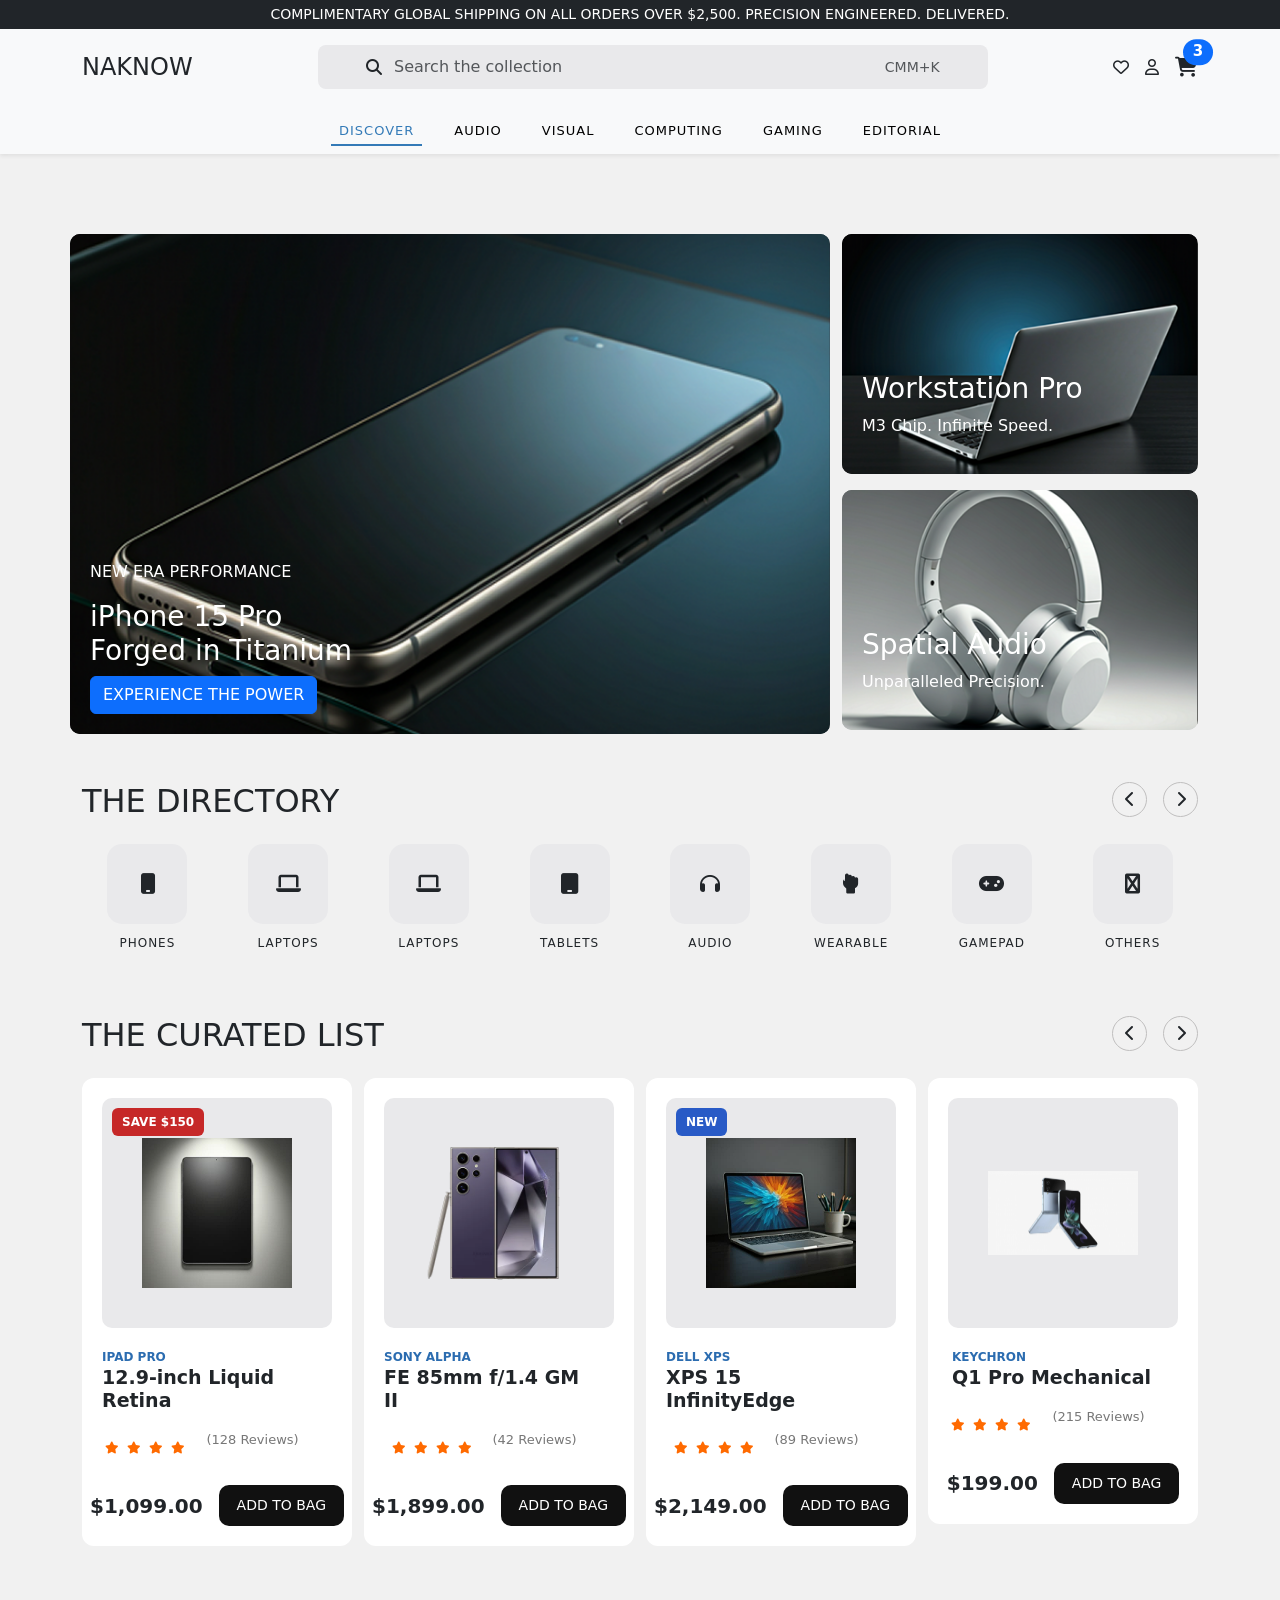
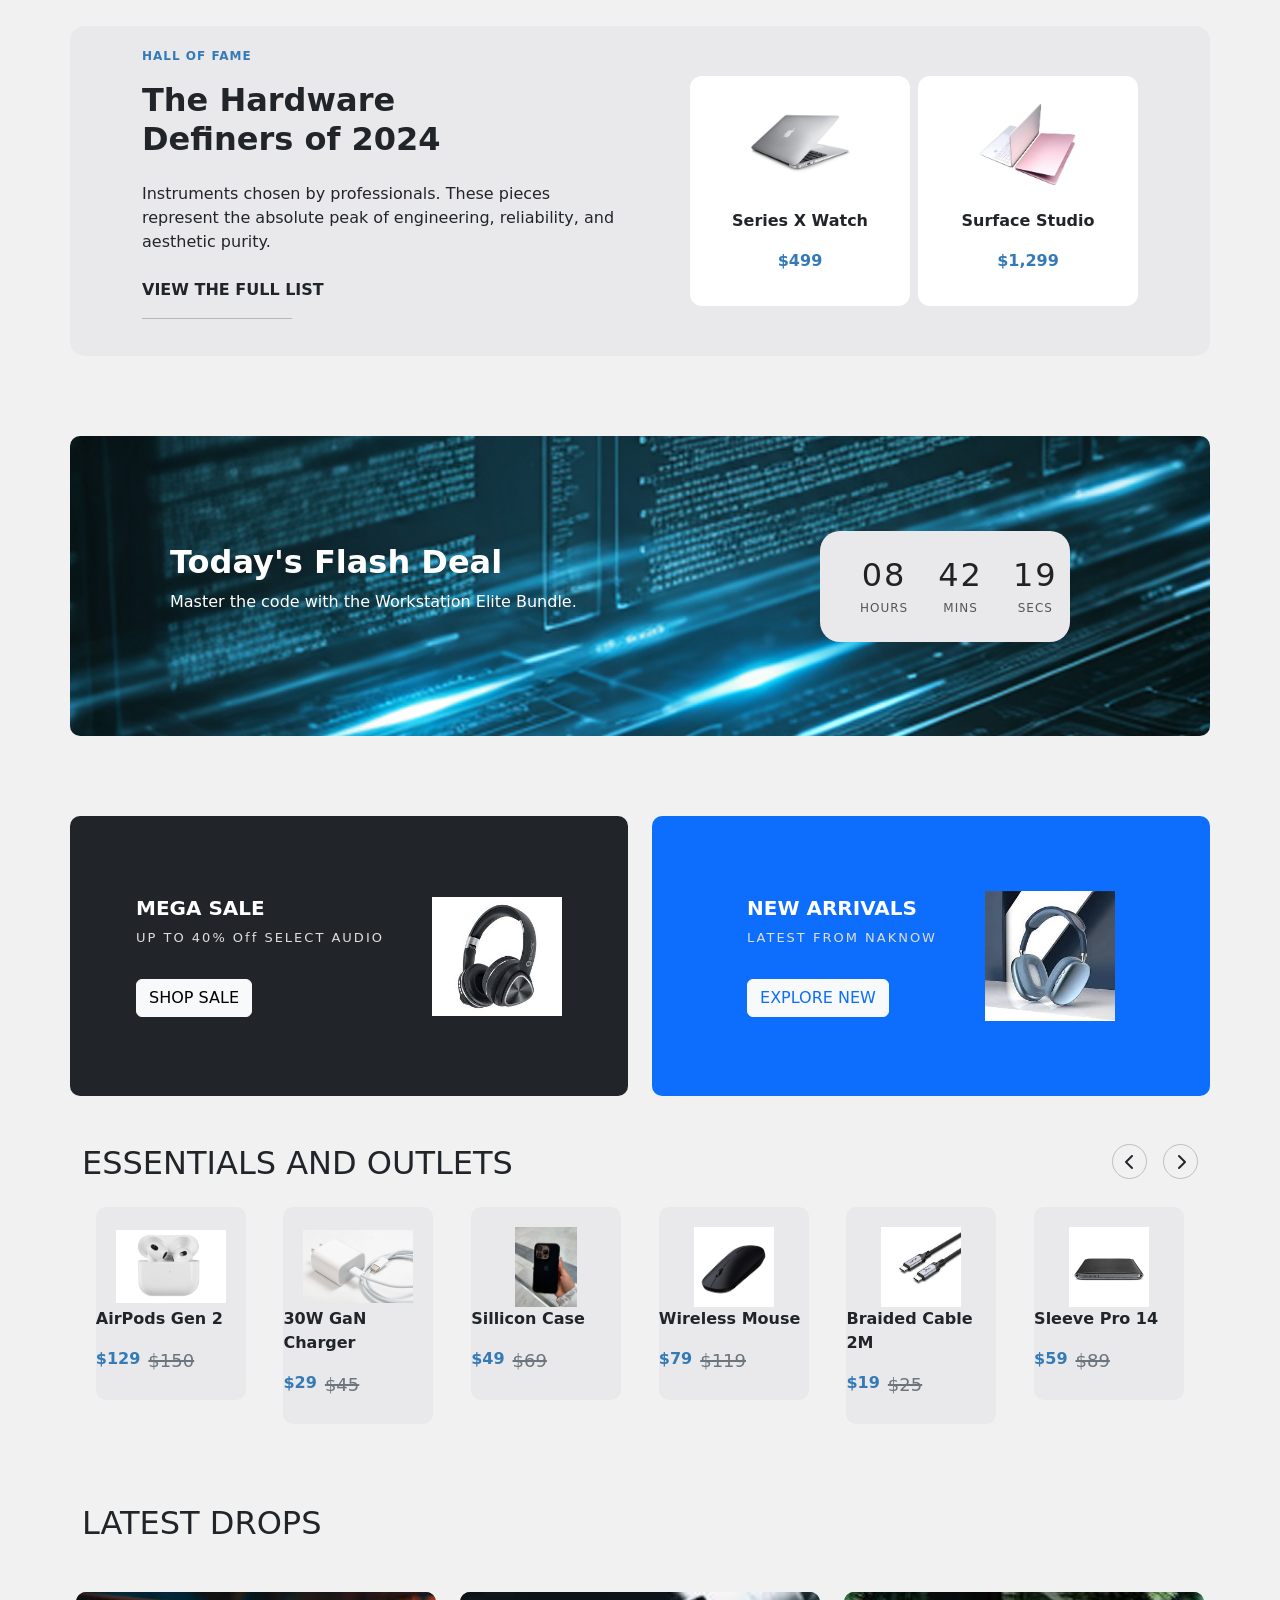
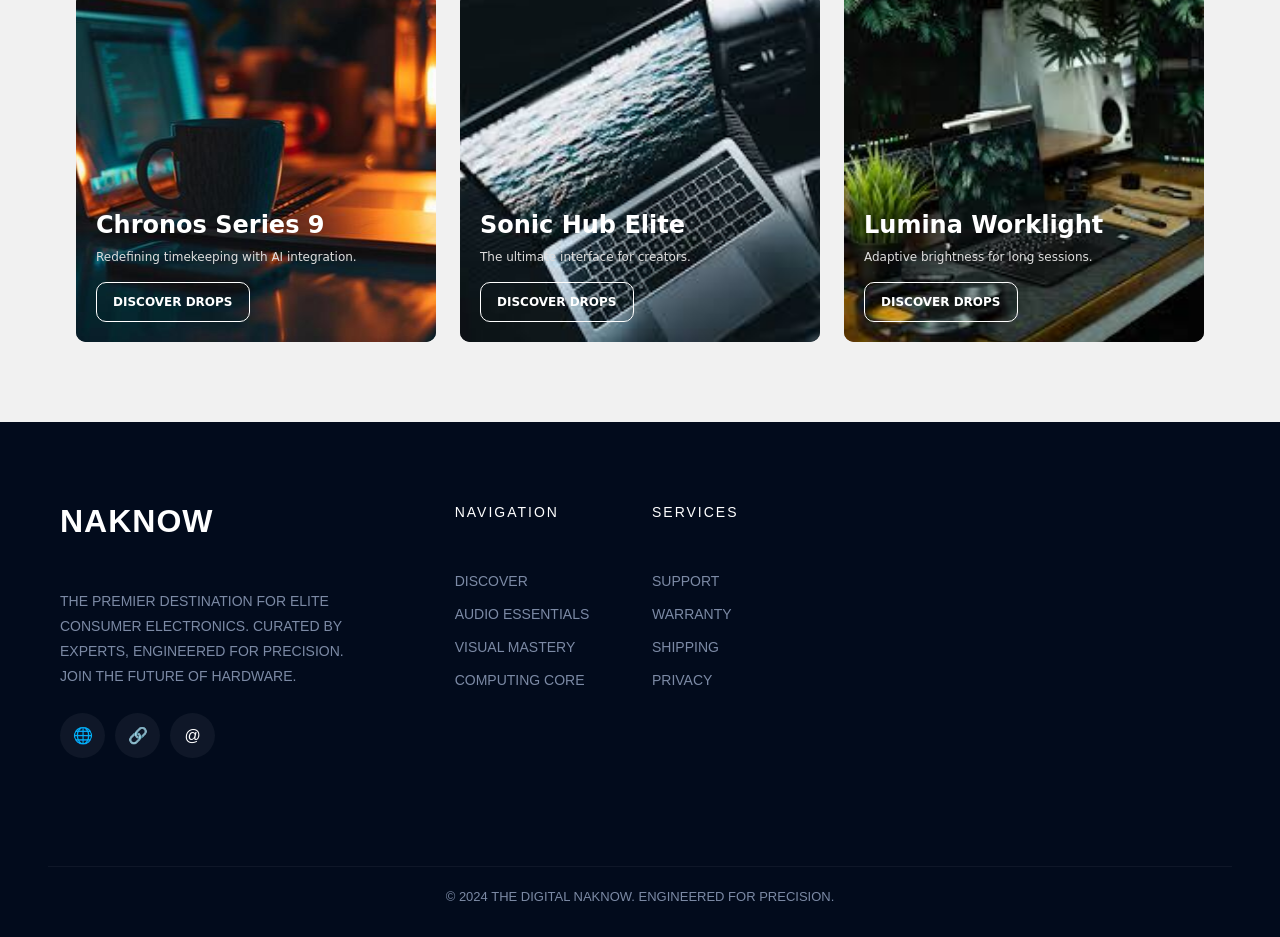
<file: index.html>
<!doctype html>
<html lang="en">
  <head>
    <meta charset="UTF-8" />
    <meta name="viewport" content="width=device-width, initial-scale=1.0" />
    <link
      rel="stylesheet"
      href="https://cdnjs.cloudflare.com/ajax/libs/font-awesome/6.5.0/css/all.min.css"
    />
    <link
      href="https://cdn.jsdelivr.net/npm/bootstrap@5.3.2/dist/css/bootstrap.min.css"
      rel="stylesheet"
    />
    <script src="https://cdn.jsdelivr.net/npm/bootstrap@5.3.2/dist/js/bootstrap.bundle.min.js"></script>
    <link
      rel="stylesheet"
      href="https://cdn.jsdelivr.net/npm/swiper@11/swiper-bundle.min.css"
    />
    <script src="https://cdn.jsdelivr.net/npm/swiper@11/swiper-bundle.min.js"></script>
    <link rel="stylesheet" href="style.css" />
    <title>Document</title>
  </head>
  <body>
    <!-- Top bar -->
    <div class="bg-dark text-white text-center py-1 small" id="top-bar">
      COMPLIMENTARY GLOBAL SHIPPING ON ALL ORDERS OVER $2,500. PRECISION
      ENGINEERED. DELIVERED.
    </div>
    <!-- main header -->
    <div class="container-fluid bg-light py-3">
  <div class="container">

    <!-- Row 1: Logo (left) | Icons + Toggler (right) -->
    <div class="d-flex justify-content-between align-items-center">
      <h4 class="mb-0">NAKNOW</h4>

      <!-- Desktop search (hidden on mobile) -->
      <div class="input-div d-none d-md-flex align-items-center justify-content-between border-0 px-5 py-1 gap-3 rounded-3">
        <div class="d-flex align-items-center w-100">
          <i class="fa fa-search"></i>
          <input type="text" placeholder="Search the collection"
                 class="form-control border-0 shadow-none bg-transparent"/>
        </div>
        <span class="text-muted small">CMM+K</span>
      </div>

      <!-- Icons + Toggler — always visible -->
      <div class="d-flex align-items-center gap-3">
        <i class="fa-regular fa-heart"></i>
        <i class="fa-regular fa-user"></i>
        <a href="#" class="text-dark fs-5 position-relative">
          <i class="fa fa-shopping-cart"></i>
          <span class="position-absolute top-0 start-100 translate-middle badge bg-primary rounded-pill">3</span>
        </a>
        <!-- Toggler only on mobile -->
        <button class="custom-toggler d-md-none" type="button"
        data-bs-toggle="collapse" data-bs-target="#mainNavbar"
        aria-controls="mainNavbar" aria-expanded="false" aria-label="Toggle navigation">
  <span></span>
  <span></span>
  <span></span>
</button>
      </div>
    </div>

    <!-- Row 2: Search only on mobile -->
    <div class="d-flex d-md-none mt-2">
      <div class="input-div w-100 d-flex align-items-center border-0 px-3 py-1 gap-3 rounded-3">
        <i class="fa fa-search"></i>
        <input type="text" placeholder="Search the collection"
               class="form-control border-0 shadow-none bg-transparent"/>
        <span class="text-muted small">⌘K</span>
      </div>
    </div>

  </div>
</div>
    <!-- navbar menu -->
    <nav class="navbar navbar-expand-lg navbar-light bg-light shadow-sm">
      <div class="container">
        <div class="collapse navbar-collapse justify-content-center" id="mainNavbar">
          <ul class="navbar-nav gap-4 mx-auto text-center">
            <li class="nav-item">
              <a class="nav-link active" href="#">DISCOVER</a>
            </li>
            <li class="nav-item"><a class="nav-link" href="index2.html">AUDIO</a></li>
            <li class="nav-item"><a class="nav-link" href="#">VISUAL</a></li>
            <li class="nav-item"><a class="nav-link" href="#">COMPUTING</a></li>
            <li class="nav-item"><a class="nav-link" href="#">GAMING</a></li>
            <li class="nav-item"><a class="nav-link" href="#">EDITORIAL</a></li>
          </ul>
        </div>
      </div>
    </nav>
    <!-- section 1 -->
    <div class="container sect-1-parent">
      <div class="row">
        <div class="col-8 left-box">
          <div class="content">
            <p>NEW ERA PERFORMANCE</p>
            <h3>
              iPhone 15 Pro<br />
              Forged in Titanium
            </h3>
            <button class="btn btn-primary">EXPERIENCE THE POWER</button>
          </div>
        </div>
        <div class="col-4">
          <div class="right-top">
            <div class="content">
              <h3>Workstation Pro</h3>
              <p>M3 Chip. Infinite Speed.</p>
            </div>
          </div>
          <div class="right-bottom mt-3">
            <div class="content">
              <h3>Spatial Audio</h3>
              <p>Unparalleled Precision.</p>
            </div>
          </div>
        </div>
      </div>
    </div>
    <!-- section 2 -->
     <div class="container d-flex justify-content-between mt-5">
          <h2>THE DIRECTORY</h2>
          <div class="d-flex gap-3 text-center justify-content-center ">
            <div class="button-left"><i class="fa fa-chevron-left" aria-hidden="true"></i></div>
            <div class="button-right"><i class="fa fa-chevron-right" aria-hidden="true"></i></div>
            </div>
      </div>
    <section class="container mt-3" id="directory">
      <div class="swiper mySwiper">
        <div class="swiper-wrapper sect-1-swiper">
          <div class="swiper-slide">
            <div class="card hover">
              <i class="fa fa-mobile"></i>
            </div>
            <p>PHONES</p>
          </div>
          <div class="swiper-slide">
            <div class="card">
              <i class="fa fa-laptop"></i>
            </div>
            <p>LAPTOPS</p>
          </div>
          <div class="swiper-slide">
            <div class="card">
              <i class="fa fa-laptop"></i>
            </div>
            <p>LAPTOPS</p>
          </div>
          <div class="swiper-slide">
            <div class="card">
              <i class="fa fa-tablet"></i>
            </div>
            <p>TABLETS</p>
          </div>
          <div class="swiper-slide">
            <div class="card">
              <i class="fa fa-headphones"></i>
            </div>
            <p>AUDIO</p>
          </div>
          <div class="swiper-slide">
            <div class="card">
              <i class="fa fa-hand-rock"></i>
            </div>
            <p>WEARABLE</p>
          </div>
          <div class="swiper-slide">
            <div class="card">
              <i class="fa fa-gamepad"></i>
            </div>
            <p>GAMEPAD</p>
          </div>
          <div class="swiper-slide">
            <div class="card">
              <i class="fa fa-gg-circle"></i>
            </div>
            <p>OTHERS</p>
          </div>
          <div class="swiper-slide">
            <div class="card">
              <i class="fa fa-tablet"></i>
            </div>
            <p>ACCESSORIES</p>
          </div>
        </div>
      </div>
    </section>
    <!-- section 3 -->
     <div class="container d-flex justify-content-between mt-5">
          <h2>THE CURATED LIST</h2>
          <div class="d-flex gap-3 text-center justify-content-center ">
            <div class="button-left-2"><i class="fa fa-chevron-left" aria-hidden="true"></i></div>
            <div class="button-right-2"><i class="fa fa-chevron-right" aria-hidden="true"></i></div>
            </div>
      </div>
    <section class="container mt-3" id="directory">
      <div class="swiper swiper2">
        <div class="swiper-wrapper">
          <div class="swiper-slide sect-3-swiper">
            <div class="card3 hover sect-3-cards">
          <div class="sect-3-nested">
            <span class="badge-save">SAVE $150</span>
            <img src="images/sect-3-img1.png" alt="" class="sect-3-img">
          </div>
          <div class="sect-3-content">
            <p>IPAD PRO</p>
            <h4>12.9-inch Liquid Retina</h4>
          </div>
          <div class="d-flex gap-2 align-items-center stars ">
            <i class="fa fa-star"></i>
            <i class="fa fa-star"></i>
            <i class="fa fa-star"></i>
            <i class="fa fa-star"></i>
            <i class="fa fa-star-half-o"></i>
            <p class="review">(128 Reviews)</p>
          </div>
          <div class="price-btn d-flex justify-content-between align-items-center gap-3">
            <h3>$1,099.00</h3>
            <button>ADD TO BAG</button>
          </div>
        </div>
          </div>
        <div class="swiper-slide sect-3-swiper">
            <div class="card3 hover sect-3-cards">
          <div class="sect-3-nested">
          <img src="images/sect-3-img2.webp" alt="" class="sect-3-img">
          </div>
          <div class="sect-3-content">
            <p>SONY ALPHA</p>
            <h4>FE 85mm f/1.4 GM II</h4>
          </div>
          <div class="d-flex gap-2 align-items-center stars ">
            <i class="fa fa-star"></i>
            <i class="fa fa-star"></i>
            <i class="fa fa-star"></i>
            <i class="fa fa-star"></i>
            <i class="fa fa-star-half-o"></i>
            <p class="review">(42 Reviews)</p>
          </div>
          <div class="price-btn d-flex justify-content-between align-items-center gap-3">
            <h3>$1,899.00</h3>
            <button>ADD TO BAG</button>
          </div>
        </div>
          </div>
          <div class="swiper-slide sect-3-swiper">
            <div class="card3 hover sect-3-cards">
          <div class="sect-3-nested">
            <span class="badge-new">NEW</span>
            <img src="images/sect-3-img3.png" alt="" class="sect-3-img">
          </div>
          <div class="sect-3-content">
            <p>DELL XPS</p>
            <h4>XPS 15 InfinityEdge</h4>
          </div>
          <div class="d-flex gap-2 align-items-center stars ">
            <i class="fa fa-star"></i>
            <i class="fa fa-star"></i>
            <i class="fa fa-star"></i>
            <i class="fa fa-star"></i>
            <i class="fa fa-star-half-o"></i>
            <p class="review">(89 Reviews)</p>
          </div>
          <div class="price-btn d-flex justify-content-between align-items-center gap-3">
            <h3>$2,149.00</h3>
            <button>ADD TO BAG</button>
          </div>
        </div>
          </div>
        <div class="swiper-slide sect-3-swiper">
            <div class="card3 hover sect-3-cards">
          <div class="sect-3-nested">
            <img src="images/sect-3-img4.jpg" alt="" class="sect-3-img">
          </div>
          <div class="sect-3-content">
            <p>KEYCHRON</p>
            <h4>Q1 Pro Mechanical</h4>
          </div>
          <div class="d-flex gap-2 align-items-center stars ">
            <i class="fa fa-star"></i>
            <i class="fa fa-star"></i>
            <i class="fa fa-star"></i>
            <i class="fa fa-star"></i>
            <i class="fa fa-star-half-o"></i>
            <p class="review">(215 Reviews)</p>
          </div>
          <div class="price-btn d-flex justify-content-between align-items-center gap-3">
            <h3>$199.00</h3>
            <button>ADD TO BAG</button>
          </div>
        </div>
          </div>
           <div class="swiper-slide sect-3-swiper">
            <div class="card3 hover sect-3-cards">
          <div class="sect-3-nested">
            <span class="badge-save">SAVE $150</span>
            <img src="images/sect-3-img1.png" alt="" class="sect-3-img">
          </div>
          <div class="sect-3-content">
            <p>IPAD PRO</p>
            <h4>12.9-inch Liquid Retina</h4>
          </div>
          <div class="d-flex gap-2 align-items-center stars ">
            <i class="fa fa-star"></i>
            <i class="fa fa-star"></i>
            <i class="fa fa-star"></i>
            <i class="fa fa-star"></i>
            <i class="fa fa-star-half-o"></i>
            <p class="review">(128 Reviews)</p>
          </div>
          <div class="price-btn d-flex justify-content-between align-items-center gap-3">
            <h3>$1,099.00</h3>
            <button>ADD TO BAG</button>
          </div>
        </div>
          </div>
        </div>
      </div>
    </section>
      <!-- section 4 -->
      <div class="container sect-4-parent d-flex justify-content-center gap-2 align-items-center">
        <div class="col-6">
          <p class="col-6-para mb-3">HALL OF FAME</p>
          <h4 class="col-6-heading fw-bold fs-2 mb-4">The Hardware<br>Definers of 2024</h4>
          <p>Instruments chosen by professionals. These pieces <br>represent the absolute peak of engineering, reliability, and<br> aesthetic purity.</p>
          <p class="fw-bold mt-4">VIEW THE FULL LIST</p>
          <hr class="line-break">
        </div>
        <div class="col-3 sect-4-card d-flex flex-column align-items-center justify-content-center">
          <img src="images/sect-4-img1.webp" alt="" width="100px">
          <p class="col-3-para fw-bold mt-3">Series X Watch</p>
          <p class="col-3-price fw-bold">$499</p>
          </div>
          <div class="col-3 sect-4-card d-flex flex-column align-items-center justify-content-center">
          <img src="images/sect-4-img2.avif" alt="" width="100px">
          <p class="col-3-para fw-bold mt-3">Surface Studio</p>
          <p class="col-3-price fw-bold">$1,299</p>
          </div>
      </div>
      <!-- section 5 -->
       <div class="container sect-5-parent d-flex justify-content-between align-items-center">
        <div class="row">
        <div class="col-6">
          <h2 class="fw-bold">Today's Flash Deal</h2>
          <p>Master the code with the Workstation Elite Bundle.</p>
        </div>
        <div class="col-6">
          <div class="countdown">
          <div class="time-box">
            <h2 id="hours">08</h2>
            <p>HOURS</p>
          </div>
          <div class="time-box">
            <h2 id="minutes">42</h2>
            <p>MINS</p>
          </div>
          <div class="time-box">
            <h2 id="seconds">19</h2>
            <p>SECS</p>
          </div>
        </div>
        </div>
        </div>
       </div>
       <!-- section 6 -->
        <div class="container sect-6-parent">
          <div class="row d-flex justify-content-center align-items-center gap-4">
            <div class="col-6 sect-6-card bg-dark d-flex justify-content-center gap-5 align-items-center">
              <div class="sect-6-content">
              <h5 class="fw-bold">MEGA SALE</h5>
              <p>UP TO 40% Off SELECT AUDIO</p>
              <button class="btn btn-light mt-3">SHOP SALE</button>
              </div>
              <div class="sect-6-img">
                <img src="images/sect-6-img1.jpeg" alt="">
              </div>
            </div>
            <div class="col-6 sect-6-card bg-primary d-flex justify-content-center gap-5 align-items-center">
              <div class="sect-6-content">
              <h5 class="fw-bold">NEW ARRIVALS</h5>
              <p>LATEST FROM NAKNOW</p>
              <button class="btn btn-light text-primary mt-3">EXPLORE NEW</button>
              </div>
              <div class="sect-6-img">
                <img src="images/sect-6-img2.jpeg" alt="">
              </div>
            </div>
          </div>
        </div>
        <!-- section 7 -->
         <div class="container d-flex justify-content-between mt-5">
          <h2>ESSENTIALS AND OUTLETS</h2>
          <div class="d-flex gap-3 text-center justify-content-center ">
            <div class="button-left-3"><i class="fa fa-chevron-left" aria-hidden="true"></i></div>
            <div class="button-right-3"><i class="fa fa-chevron-right" aria-hidden="true"></i></div>
            </div>
      </div>
    <section class="container mt-3" id="directory">
      <div class="swiper swiper3">
        <div class="swiper-wrapper">
          <div class="swiper-slide">
            <div class="card7 hover sect-7-cards">
              <img src="images/sect-7-img1.webp" alt="" class="sect-7-img">
              <p class="fw-bold">AirPods Gen 2</p>
              <div class="d-flex gap-2">
              <p class="sect-7-para">$129</p>
              <p class="old-price">$150</p>
              </div>
            </div>
          </div>
          <div class="swiper-slide">
            <div class="card7 sect-7-cards">
              <img src="images/sect-7-img2.webp" alt="" class="sect-7-img">
              <p class="fw-bold">30W GaN Charger</p>
              <div class="d-flex gap-2">
              <p class="sect-7-para">$29</p>
              <p class="old-price">$45</p>
              </div>
            </div>
          </div>
          <div class="swiper-slide">
            <div class="card7 sect-7-cards">
              <img src="images/sect-7-img3.webp" alt="" class="sect-7-img">
              <p class="fw-bold">Sillicon Case</p>
              <div class="d-flex gap-2">
              <p class="sect-7-para">$49</p>
              <p class="old-price">$69</p>
              </div>
            </div>
          </div>
          <div class="swiper-slide">
            <div class="card7 sect-7-cards">
              <img src="images/sect-7-img4.webp" alt="" class="sect-7-img">
              <p class="fw-bold">Wireless Mouse</p>
              <div class="d-flex gap-2">
              <p class="sect-7-para">$79</p>
              <p class="old-price">$119</p>
              </div>
            </div>
          </div>
          <div class="swiper-slide">
            <div class="card7 sect-7-cards">
              <img src="images/sect-7-img5 .jpeg" alt="" class="sect-7-img">
              <p class="fw-bold">Braided Cable 2M</p>
              <div class="d-flex gap-2">
              <p class="sect-7-para">$19</p>
              <p class="old-price">$25</p>
              </div>
            </div>
          </div>
          <div class="swiper-slide">
            <div class="card7 sect-7-cards">
              <img src="images/sect-7-img6.webp" alt="" class="sect-7-img">
              <p class="fw-bold">Sleeve Pro 14</p>
              <div class="d-flex gap-2">
              <p class="sect-7-para">$59</p>
              <p class="old-price">$89</p>
              </div>
            </div>
          </div>
          <div class="swiper-slide">
            <div class="card7 sect-7-cards">
              <img src="images/sect-7-img1.webp" alt="" class="sect-7-img">
              <p class="fw-bold">AirPods Gen 2</p>
              <div class="d-flex gap-2">
              <p class="sect-7-para">$129</p>
              <p class="old-price">$150</p>
              </div>
            </div>
          </div>
          <div class="swiper-slide">
            <div class="card7 sect-7-cards">
              <img src="images/sect-7-img2.webp" alt="" class="sect-7-img">
              <p class="fw-bold">AirPods Gen 2</p>
              <div class="d-flex gap-2">
              <p class="sect-7-para">$129</p>
              <p class="old-price">$150</p>
              </div>
            </div>
          </div>
          <div class="swiper-slide">
            <div class="card7 sect-7-cards">
              <img src="images/sect-7-img3.webp" alt="" class="sect-7-img">
              <p class="fw-bold">AirPods Gen 2</p>
              <div class="d-flex gap-2">
              <p class="sect-7-para">$129</p>
              <p class="old-price">$150</p>
              </div>
            </div>
          </div>
        </div>
      </div>
    </section>
    <!-- section 8 -->
     <div class="container sect-8-parent">
      <h2>LATEST DROPS</h2>
      <div class="row d-flex justify-content-center gap-4">
        <div class="col-12 col-md-4 sect-8-card1">
          <div class="card-content">
          <h4 class="fw-bold">Chronos Series 9</h4>
          <p>Redefining timekeeping with AI integration.</p>
          <button class="button px-3">DISCOVER DROPS</button>
          </div>
      </div>
        <div class="col-12 col-md-4 sect-8-card2">
          <div class="card-content">
          <h4 class="fw-bold">Sonic Hub Elite</h4>
          <p>The ultimate interface for creators.</p>
          <button class="button px-3">DISCOVER DROPS</button>
          </div>
        </div>
        <div class="col-12 col-md-4 sect-8-card3">
          <div class="card-content">
          <h4 class="fw-bold">Lumina Worklight</h4>
          <p>Adaptive brightness for long sessions.</p>
          <button class="button px-3">DISCOVER DROPS</button>
          </div>
        </div>
      </div>
     </div>
     <!-- footer -->
      <footer class="footer container-fluid">
  <div class="row">

    <!-- LEFT -->
    <div class="col-lg-4 mb-5">
      <h2>NAKNOW</h2>
      <p class="mt-5">
        THE PREMIER DESTINATION FOR ELITE CONSUMER ELECTRONICS. CURATED BY EXPERTS, ENGINEERED FOR PRECISION.
        JOIN THE FUTURE OF HARDWARE.
      </p>

      <div class="d-flex mt-4 iconss">
        <div class="icon-btn">🌐</div>
        <div class="icon-btn">🔗</div>
        <div class="icon-btn">@</div>
      </div>
    </div>

    <!-- NAVIGATION -->
    <div class="col-lg-2 col-md-4 mb-4">
      <div class="footer-title">NAVIGATION</div>
      <a href="#" class="footer-link mt-5">DISCOVER</a>
      <a href="#" class="footer-link">AUDIO ESSENTIALS</a>
      <a href="#" class="footer-link">VISUAL MASTERY</a>
      <a href="#" class="footer-link">COMPUTING CORE</a>
    </div>

    <!-- SERVICES -->
    <div class="col-lg-2 col-md-4 mb-4">
      <div class="footer-title">SERVICES</div>
      <a href="#" class="footer-link mt-5">SUPPORT</a>
      <a href="#" class="footer-link">WARRANTY</a>
      <a href="#" class="footer-link">SHIPPING</a>
      <a href="#" class="footer-link">PRIVACY</a>
    </div>

  <!-- BOTTOM -->
  <div class="footer-bottom">
    © 2024 THE DIGITAL NAKNOW. ENGINEERED FOR PRECISION.
  </div>
      </footer>
    <script src="js/script.js"></script>
  </body>
</html>
</file>
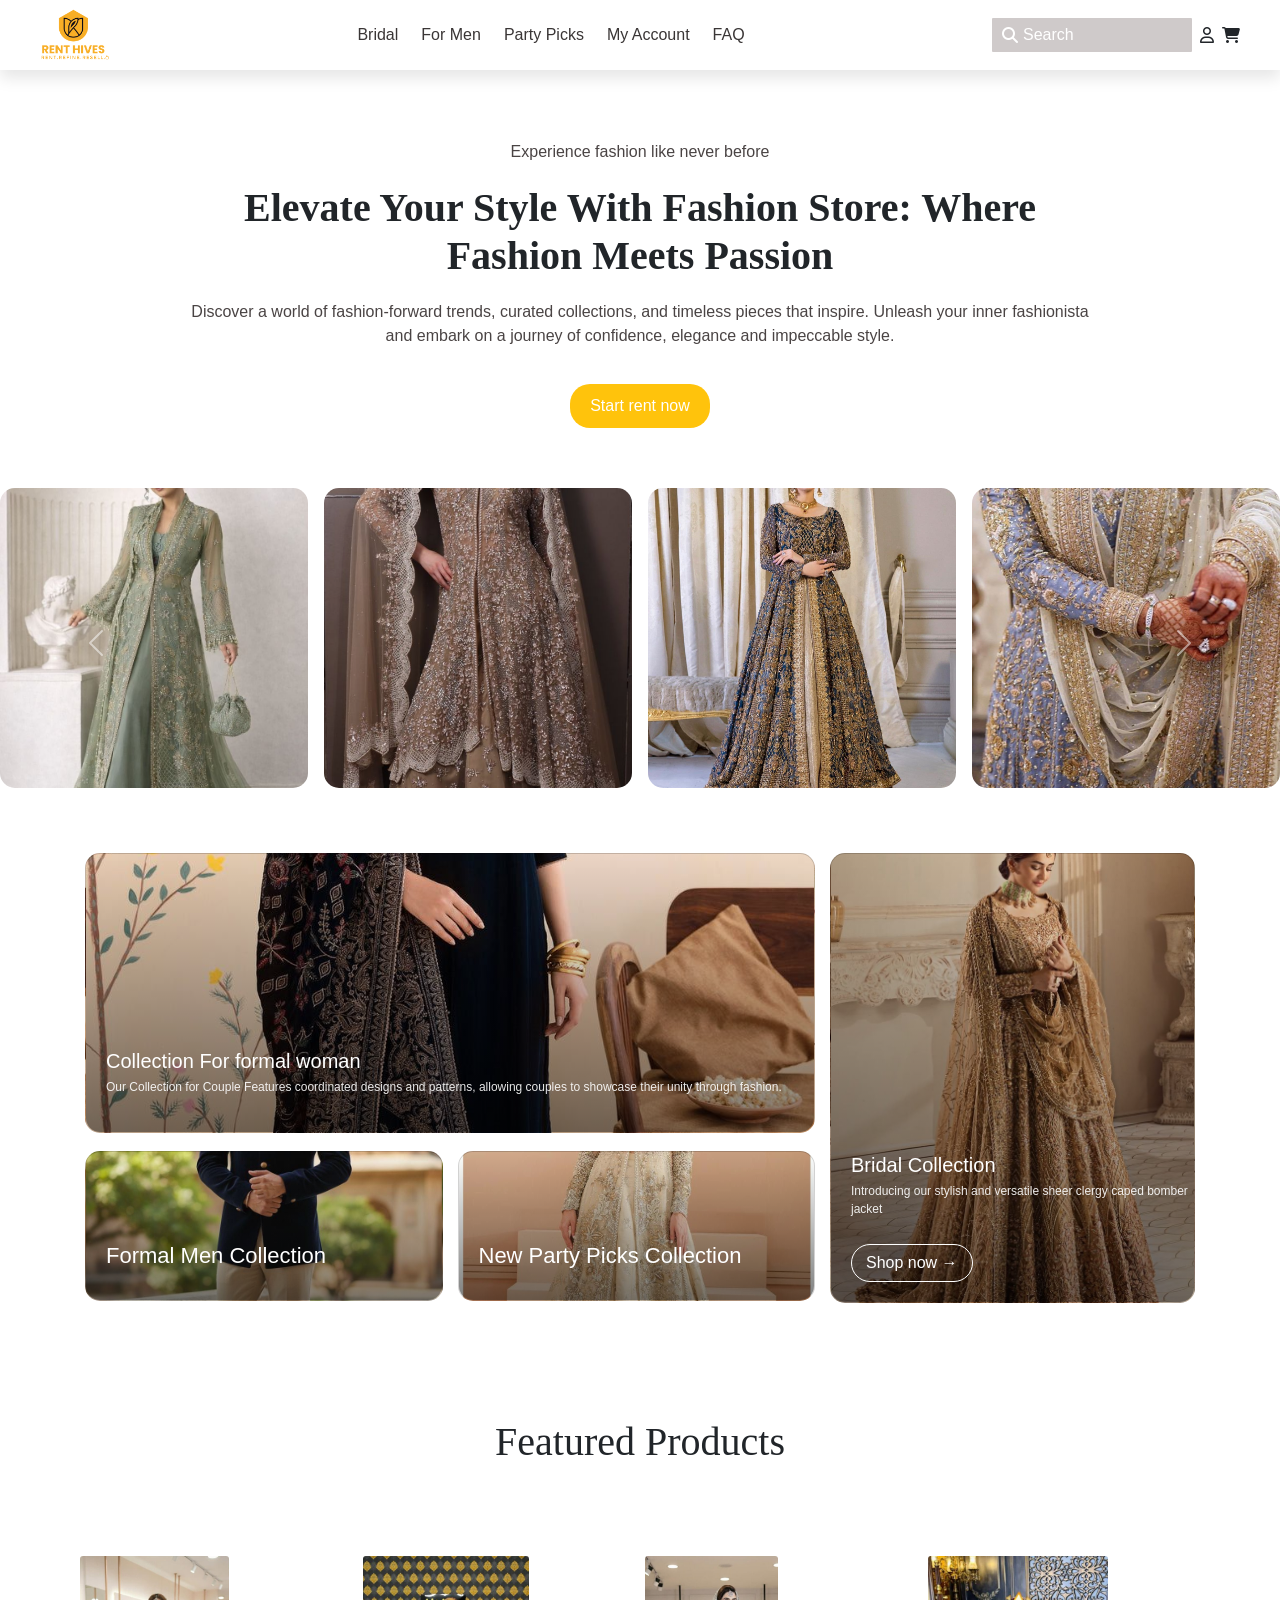
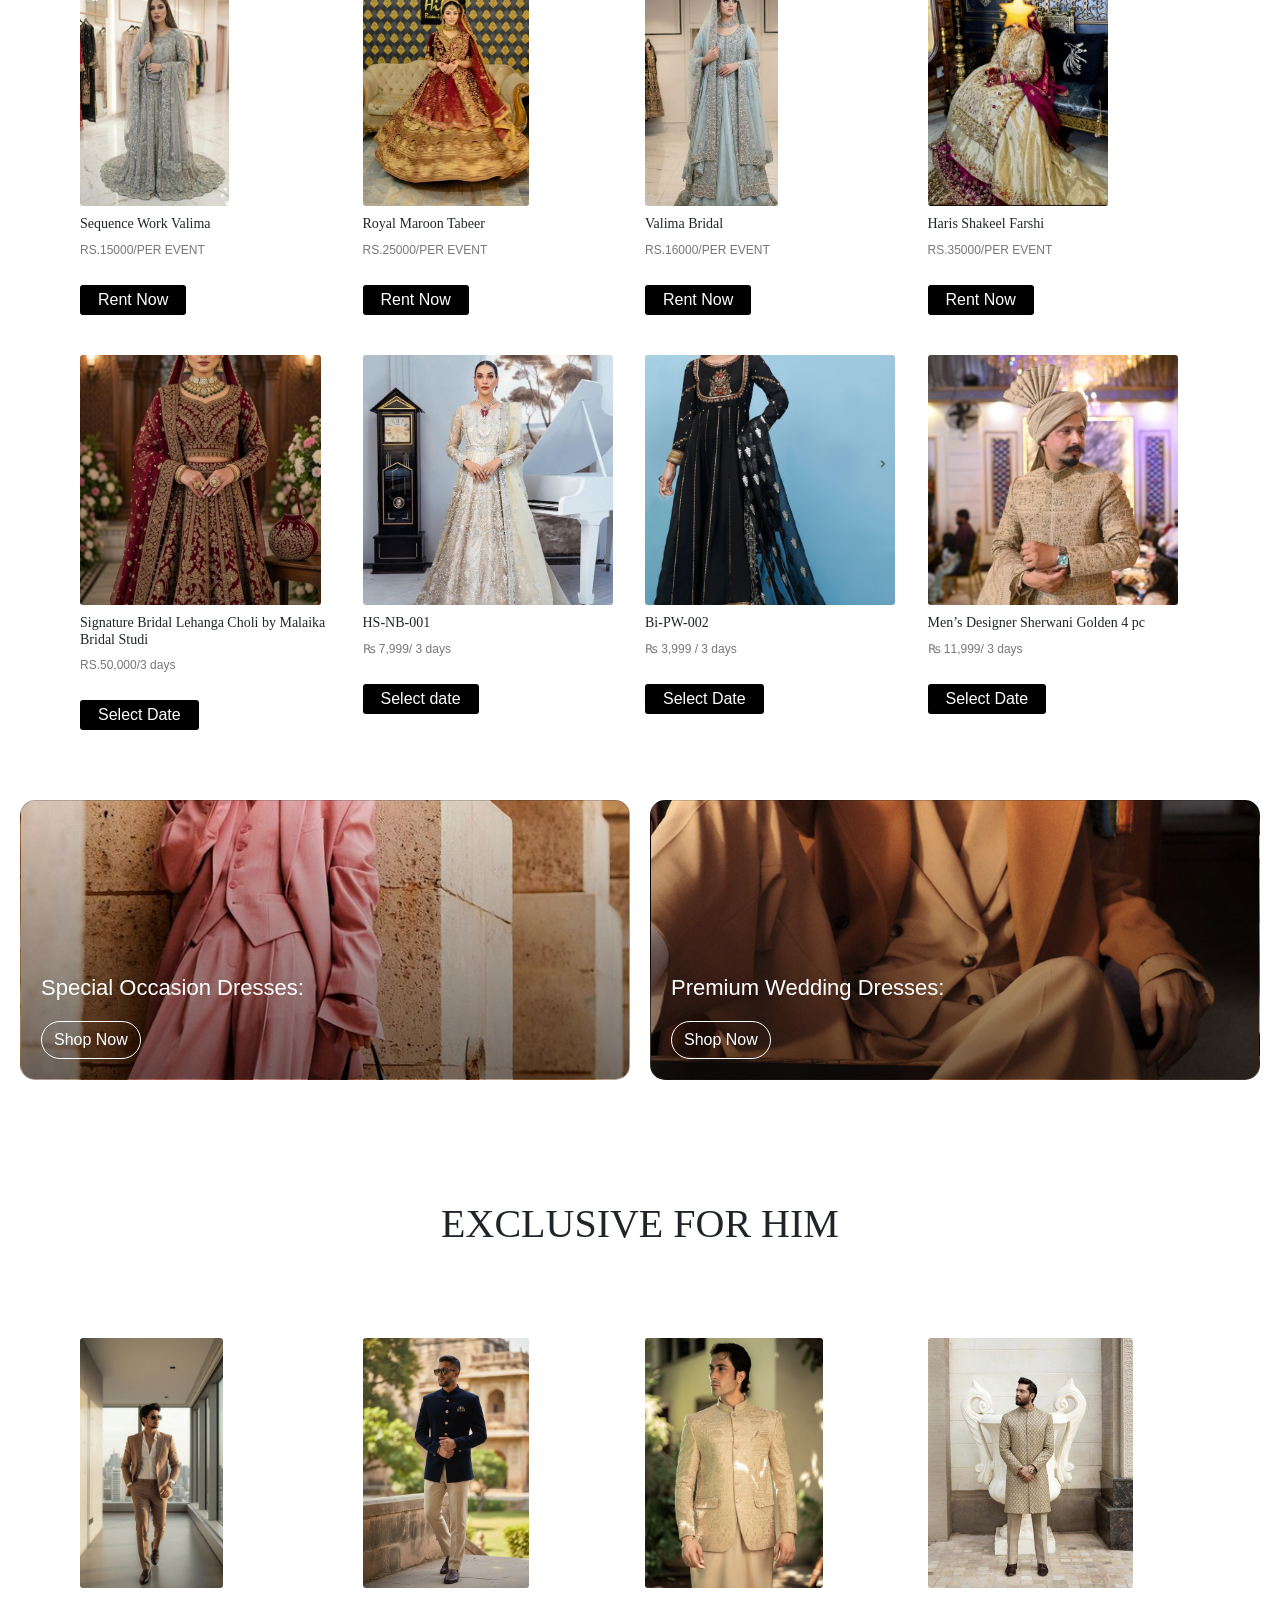
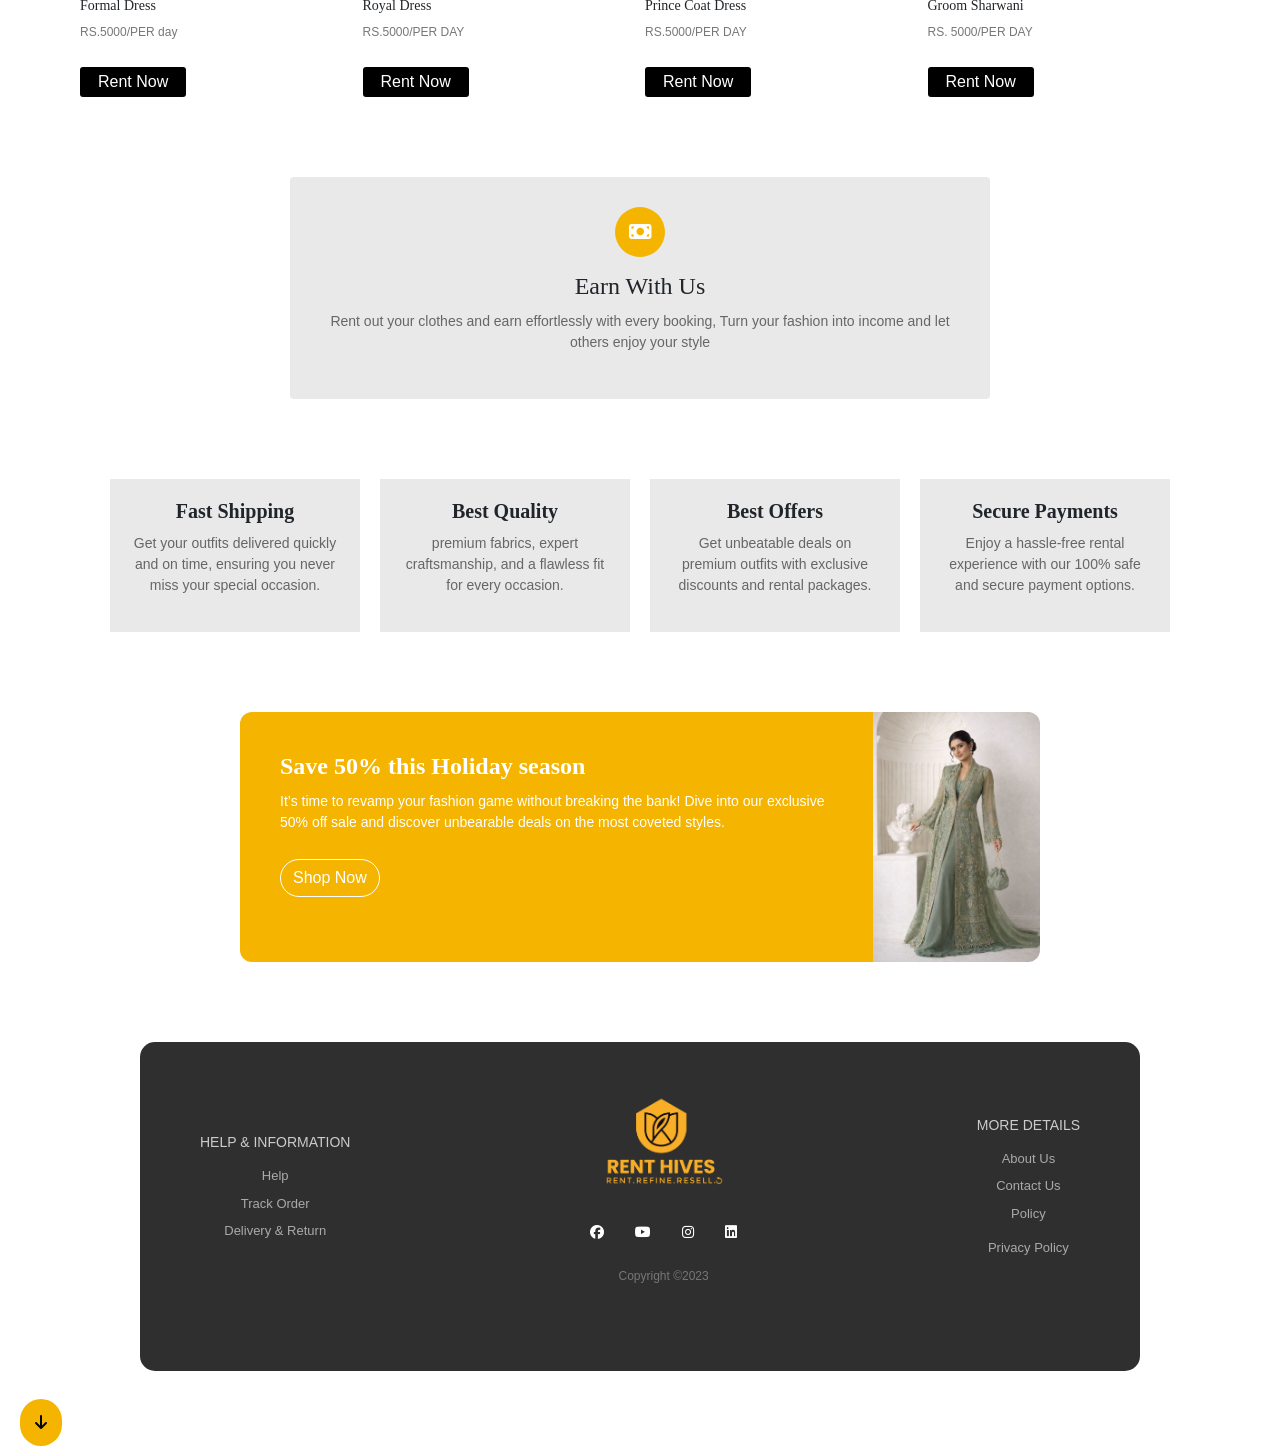
<file: images/Project-1/index.html>
<!DOCTYPE html>
<html lang="en">
<head>
    <meta charset="UTF-8">
    <meta name="viewport" content="width=device-width, initial-scale=1.0">
    <link rel="stylesheet" href="https://cdnjs.cloudflare.com/ajax/libs/font-awesome/6.5.0/css/all.min.css">
    <link rel="stylesheet" href="css/bootstrap.min.css">
    <script src="js/bootstrap.bundle.min.js"></script>
    <script src="https://cdn.jsdelivr.net/npm/bootstrap@5.3.2/dist/js/bootstrap.bundle.min.js"></script>
    <link rel="stylesheet" href="css/style.css">
    <title>Rent Hives</title>
</head>
<body>
    <section class="hero">
    <header>
      <div class="menu-toggle">
  <i class="fa-solid fa-bars"></i>
</div>
    <div class="logo">
      <a href="index.html">
        <img src="images/renthiveslogo.png">
    </a>
        </div>
          <nav>
    <ul class="nav-links">
      <li><a href="index2.html">Bridal</a></li>
      <li><a href="index2.html">For Men</a></li>
      <li><a href="">Party Picks</a></li>
      <li><a href="">My Account</a></li>
      <li><a href="">FAQ</a></li>
    </ul>
  </nav>
  <div class="icons">
    <div class="search-box">
      <i class="fa fa-search"></i>
    <input type="text" placeholder="Search">
    </div>
    <i class="fa-regular fa-user"></i>
    <i class="fa fa-shopping-cart"></i>
  </div>
    </header>
    <section>
      <center>
    <div class="head-heading">
    <p>Experience fashion like never before</p>
    <h2>Elevate Your Style With Fashion Store: Where<br> Fashion Meets Passion</h2>
    <p>Discover a world of fashion-forward trends, curated collections, and timeless pieces that inspire. Unleash your inner fashionista and embark on a journey of confidence, elegance and impeccable style.</p>
    <button class="custom-btn">Start rent now</button>
    </div>
    </center>
    </section>
    </section>
<section class="carousel-section">

<div id="multiCarousel" class="carousel slide" data-bs-ride="carousel" data-bs-interval="2500">

  <div class="carousel-inner">

    <!-- Slide 1 -->
    <div class="carousel-item active">
      <div class="row g-3">
        <div class="col-12 col-md-3">
          <img src="images/slider-1.jpg" class="img-fluid custom-img carousel-slide-item">
        </div>
        <div class="col-12 col-md-3 d-none d-md-block">
          <img src="images/slider-2.png" class="img-fluid custom-img carousel-slide-item">
        </div>
        <div class="col-12 col-md-3 d-none d-md-block">
          <img src="images/slider-3.jpg" class="img-fluid custom-img carousel-slide-item">
        </div>
        <div class="col-12 col-md-3 d-none d-md-block">
          <img src="images/slider-4.png" class="img-fluid custom-img carousel-slide-item">
        </div>
      </div>
    </div>

    <!-- Slide 2 -->
    <div class="carousel-item">
      <div class="row g-3">
        <div class="col-12 col-md-3">
          <img src="images/slider-2.png" class="img-fluid custom-img carousel-slide-item">
        </div>
        <div class="col-12 col-md-3 d-none d-md-block">
          <img src="images/slider-3.jpg" class="img-fluid custom-img carousel-slide-item">
        </div>
        <div class="col-12 col-md-3 d-none d-md-block">
          <img src="images/slider-4.png" class="img-fluid custom-img carousel-slide-item">
        </div>
        <div class="col-12 col-md-3 d-none d-md-block">
          <img src="images/slider-1.jpg" class="img-fluid custom-img carousel-slide-item">
        </div>
      </div>
    </div>

    <!-- Slide 3 -->
    <div class="carousel-item">
      <div class="row g-3">
        <div class="col-12 col-md-3">
          <img src="images/slider-3.jpg" class="img-fluid custom-img carousel-slide-item">
        </div>
        <div class="col-12 col-md-3 d-none d-md-block">
          <img src="images/slider-4.png" class="img-fluid custom-img carousel-slide-item">
        </div>
        <div class="col-12 col-md-3 d-none d-md-block">
          <img src="images/slider-1.jpg" class="img-fluid custom-img carousel-slide-item">
        </div>
        <div class="col-12 col-md-3 d-none d-md-block">
          <img src="images/slider-2.png" class="img-fluid custom-img carousel-slide-item">
        </div>
      </div>
    </div>

    <!-- Slide 4 -->
    <div class="carousel-item">
      <div class="row g-3">
        <div class="col-12 col-md-3">
          <img src="images/slider-4.png" class="img-fluid custom-img carousel-slide-item">
        </div>
        <div class="col-12 col-md-3 d-none d-md-block">
          <img src="images/slider-1.jpg" class="img-fluid custom-img carousel-slide-item">
        </div>
        <div class="col-12 col-md-3 d-none d-md-block">
          <img src="images/slider-2.png" class="img-fluid custom-img carousel-slide-item">
        </div>
        <div class="col-12 col-md-3 d-none d-md-block">
          <img src="images/slider-3.jpg" class="img-fluid custom-img carousel-slide-item">
        </div>
      </div>
    </div>

  </div>

  <!-- LEFT ARROW -->
  <button class="carousel-control-prev" type="button" data-bs-target="#multiCarousel" data-bs-slide="prev">
    <span class="carousel-control-prev-icon"></span>
  </button>

  <!-- RIGHT ARROW -->
  <button class="carousel-control-next" type="button" data-bs-target="#multiCarousel" data-bs-slide="next">
    <span class="carousel-control-next-icon"></span>
  </button>
</div>
</section>
<section>
  <div class="container">

  <!-- LEFT -->
  <div class="left">
    
    <div class="card big">
      <div class="overlay"></div>
      <div class="content">
        <h1>Collection For formal woman</h1>
        <p>Our Collection for Couple Features coordinated designs and patterns, allowing couples to showcase their unity through fashion.</p>
      </div>
    </div>

    <div class="bottom">
      <div class="card small">
        <div class="overlay"></div>
        <div class="content">
          <h2>Formal Men Collection</h2>
        </div>
      </div>

      <div class="card small">
        <div class="overlay"></div>
        <div class="content">
          <h2>New Party Picks Collection</h2>
        </div>
      </div>
    </div>

  </div>

  <!-- RIGHT -->
  <div class="card right">
    <div class="overlay"></div>
    <div class="content">
      <h1>Bridal Collection</h1>
      <p>Introducing our stylish and versatile sheer clergy caped bomber jacket</p>
      <button>Shop now →</button>
    </div>
  </div>

</div>
</section>
    <section>
      <div class="cards">
        <h1>Featured Products</h1>
      </div>
      <div class="card-variety">
        <div class="cards-1">
          <img src="images/cards-3.jpg">
          <h3>Sequence Work Valima</h3>
          <p>RS.15000/PER EVENT</p>
          <button class="custom-btn">Rent Now</button>
        </div>
        <div class="cards-1">
          <img src="images/cards-8.jpg">
          <h3>Royal Maroon Tabeer</h3>
          <p>RS.25000/PER EVENT</p>
          <button class="custom-btn">Rent Now</button>
        </div>
        <div class="cards-1">
          <img src="images/cards-2.jpg">
          <h3>Valima Bridal</h3>
          <p>RS.16000/PER EVENT</p>
          <button class="custom-btn">Rent Now</button>
        </div>
        <div class="cards-1">
          <img src="images/cards-6.jpg">
          <h3>Haris Shakeel Farshi</h3>
          <p>RS.35000/PER EVENT</p>
          <button class="custom-btn">Rent Now</button>
        </div>
        <div class="cards-1">
          <img src="images/cards-4.jpg">
          <h3>Signature Bridal Lehanga Choli by Malaika Bridal Studi</h3>
          <p>RS.50,000/3 days</p>
          <button class="custom-btn">Select Date</button>
        </div>
        <div class="cards-1">
          <img src="images/cards-7.jpg">
          <h3>HS-NB-001</h3>
          <p>₨ 7,999/ 3 days</p>
          <button class="custom-btn">Select date</button>
        </div>
        <div class="cards-1">
          <img src="images/cards-1.png">
          <h3>Bi-PW-002</h3>
          <p>₨ 3,999 / 3 days</p>
          <button class="custom-btn">Select Date</button>
        </div>
        <div class="cards-1">
          <img src="images/cards-5.jpg">
          <h3>Men’s Designer Sherwani Golden 4 pc</h3>
          <p>₨ 11,999/ 3 days</p>
          <button class="custom-btn">Select Date</button>
        </div>
      </div>
    </section>
    <section>
     <div class="sect-4">

  <div class="card sect-4-div1">
    <div class="overlay"></div>
    <div class="content">
      <h2>Special Occasion Dresses:</h2>
      <button class="custom-btn">Shop Now</button>
    </div>
  </div>

  <div class="card sect-4-div2">
    <div class="overlay"></div>
    <div class="content">
      <h2>Premium Wedding Dresses:</h2>
      <button class="custom-btn">Shop Now</button>
    </div>
  </div>

</div>
    </section>
    <section>
      <div class="cards">
        <h1>EXCLUSIVE FOR HIM</h1>
      </div>
      <div class="card-variety">
        <div class="cards-1">
          <img src="images/him-1.png">
          <h3>Formal Dress</h3>
          <p>RS.5000/PER day</p>
          <button class="custom-btn">Rent Now</button>
        </div>
        <div class="cards-1">
          <img src="images/him-2.png">
          <h3>Royal Dress</h3>
          <p>RS.5000/PER DAY</p>
          <button class="custom-btn">Rent Now</button>
        </div>
        <div class="cards-1">
          <img src="images/him-3.png">
          <h3>Prince Coat Dress</h3>
          <p>RS.5000/PER DAY</p>
          <button class="custom-btn">Rent Now</button>
        </div>
        <div class="cards-1">
          <img src="images/him-4.png">
          <h3>Groom Sharwani</h3>
          <p>RS. 5000/PER DAY</p>
          <button class="custom-btn">Rent Now</button>
        </div>
    </section>
    <section>
      <div class="sect-5">
        <div class="card-5">
          <div class="icon">
        <i class="fa-solid fa-money-bill"></i>
        </div>
        <h4>Earn With Us</h4>
        <p>Rent out your clothes and earn effortlessly with every booking, Turn your fashion into income and let others enjoy your style</p>
        </div>
      </div>
    </section>
    <section>
      <div class="sect-6">
        <div class="card-6">
          <h5>Fast Shipping</h5>
          <p>Get your outfits delivered quickly and on time, ensuring you never miss your special occasion.</p>
        </div>
        <div class="card-6">
          <h5>Best Quality</h5>
          <p>premium fabrics, expert craftsmanship, and a flawless fit for every occasion.</p>
        </div>
        <div class="card-6">
          <h5>Best Offers</h5>
          <p>Get unbeatable deals on premium outfits with exclusive discounts and rental packages.</p>
        </div>
        <div class="card-6">
          <h5>Secure Payments</h5>
          <p>Enjoy a hassle-free rental experience with our 100% safe and secure payment options.</p>
        </div>
      </div>
    </section>
    <section>
      <div class="sect-7">
        <div class="card-7">
        <div class="left-7">
          <h4>Save 50% this Holiday season</h4>
          <p>It’s  time to revamp your fashion game without breaking the bank! Dive into our exclusive 50% off sale and discover unbearable deals on the most coveted styles.</p>
          <button class="custom-btn">Shop Now</button>
        </div>
        <div class="right-7">
          <img src="images/slider-1.jpg">
        </div>
      </div>
      </div>
    </section>
    <section class="footer-section">
  <footer class="foot">

    <!-- LEFT -->
    <div class="foot-1">
      <h5>HELP & INFORMATION</h5>
      <p>Help</p>       
      <p>Track Order</p>
      <p>Delivery & Return</p>     
    </div>

    <!-- CENTER -->
    <div class="foot-2">
      <a href="index.html">
      <img src="images/renthiveslogo.png" alt="logo">
      </a>
      <div class="socials">
        <i class="fa-brands fa-facebook"></i>
        <i class="fa-brands fa-youtube"></i>
        <i class="fa-brands fa-instagram"></i>
        <i class="fa-brands fa-linkedin"></i>
      </div>
      <p class="copy">Copyright ©2023</p>
    </div>

    <!-- RIGHT -->
    <div class="foot-3">
      <h5>MORE DETAILS</h5>
      <p>About Us</p>       
      <p>Contact Us</p>
      <p>Policy</p>
      <p class="privacy">Privacy Policy</p>
    </div>

  </footer>
</section>
<a href="index.html" class="arrow-down">
<i class="fas fa-arrow-down"></i>
</a>
<script src="js/script.js"></script>
</body>
</html>
</file>
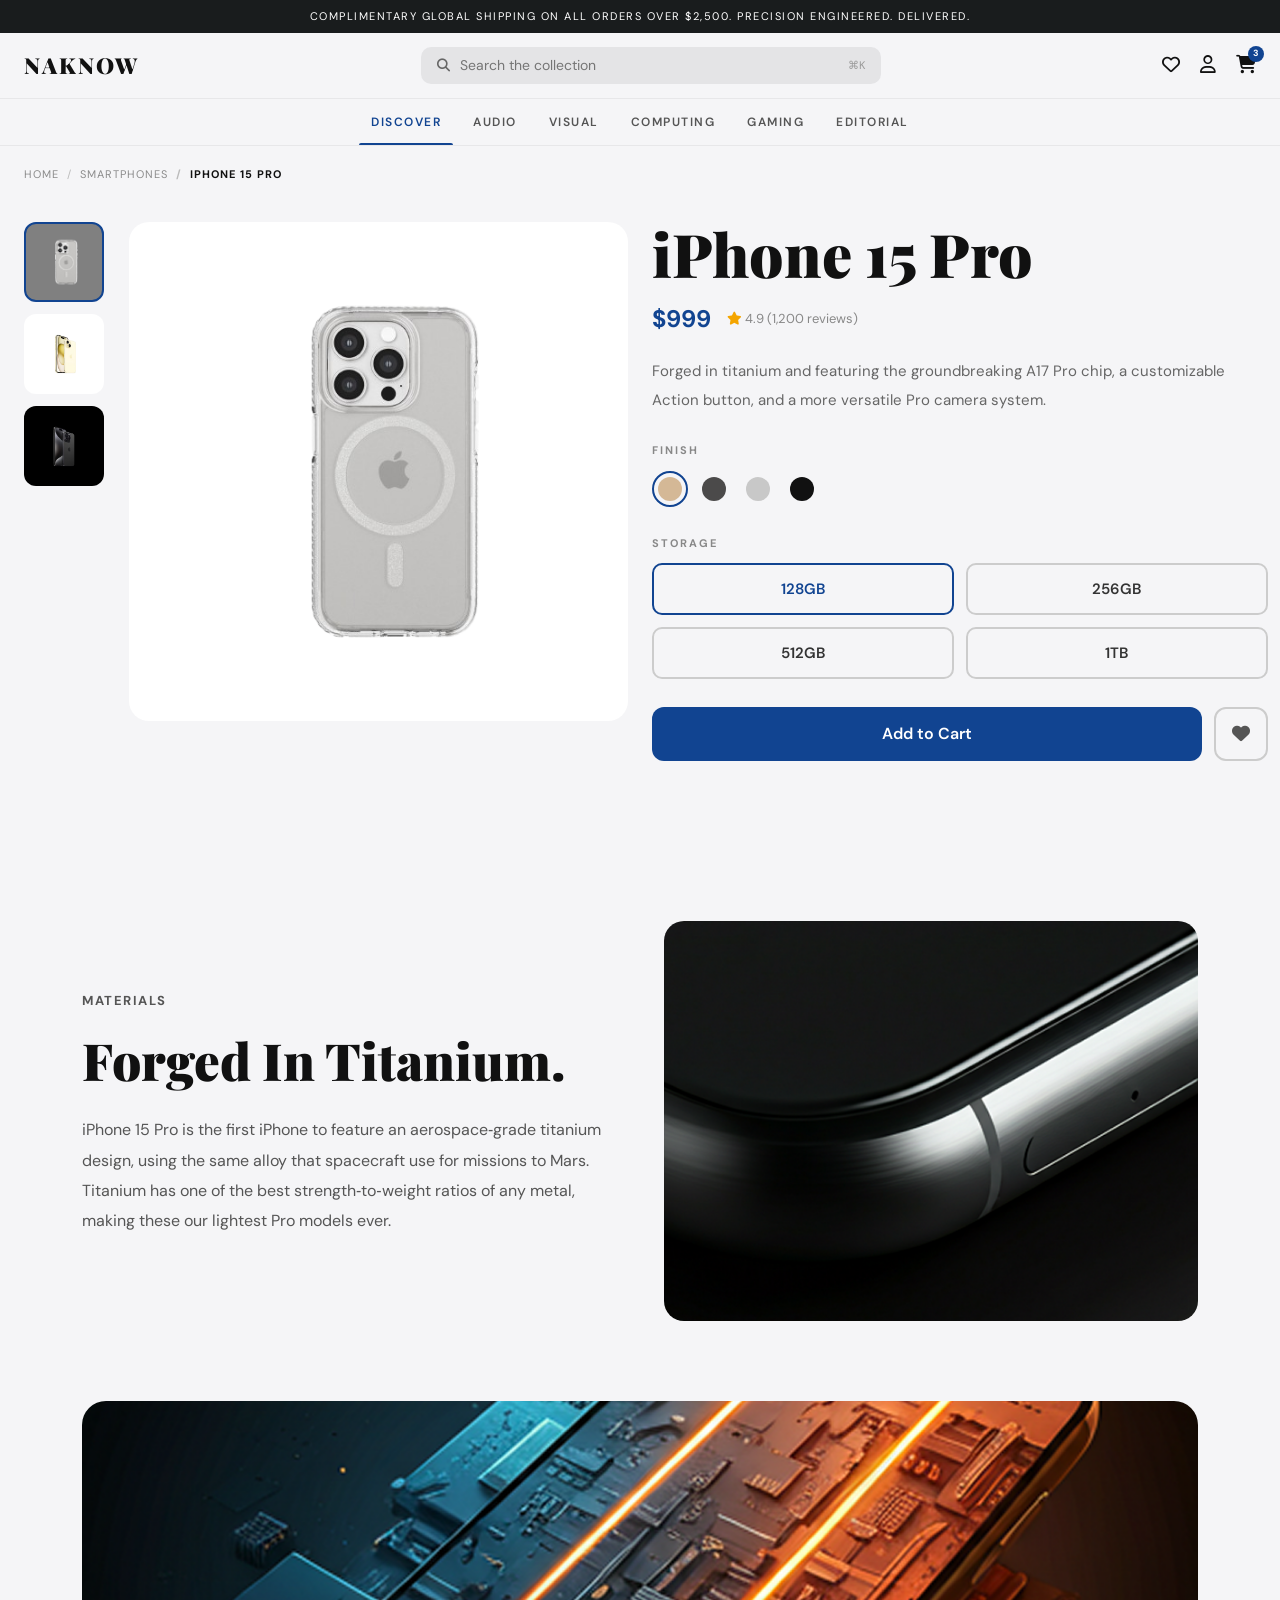
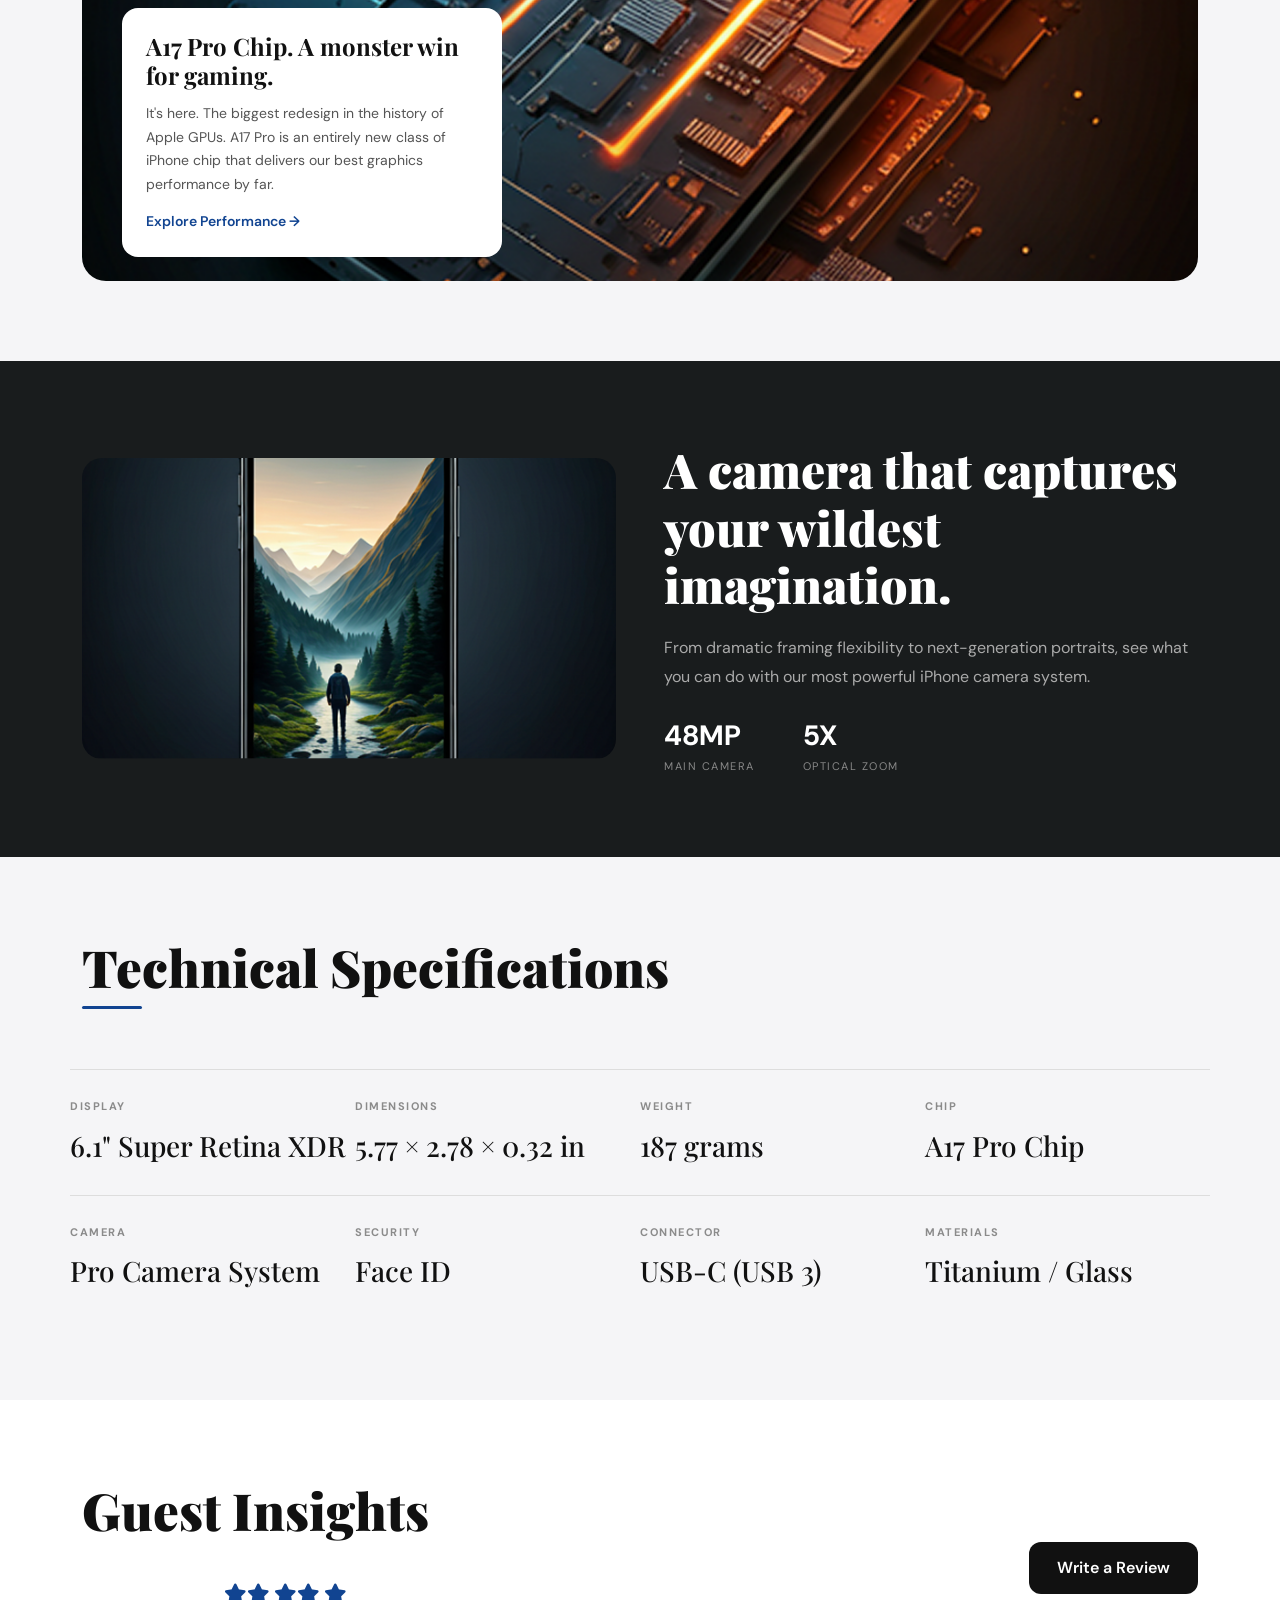
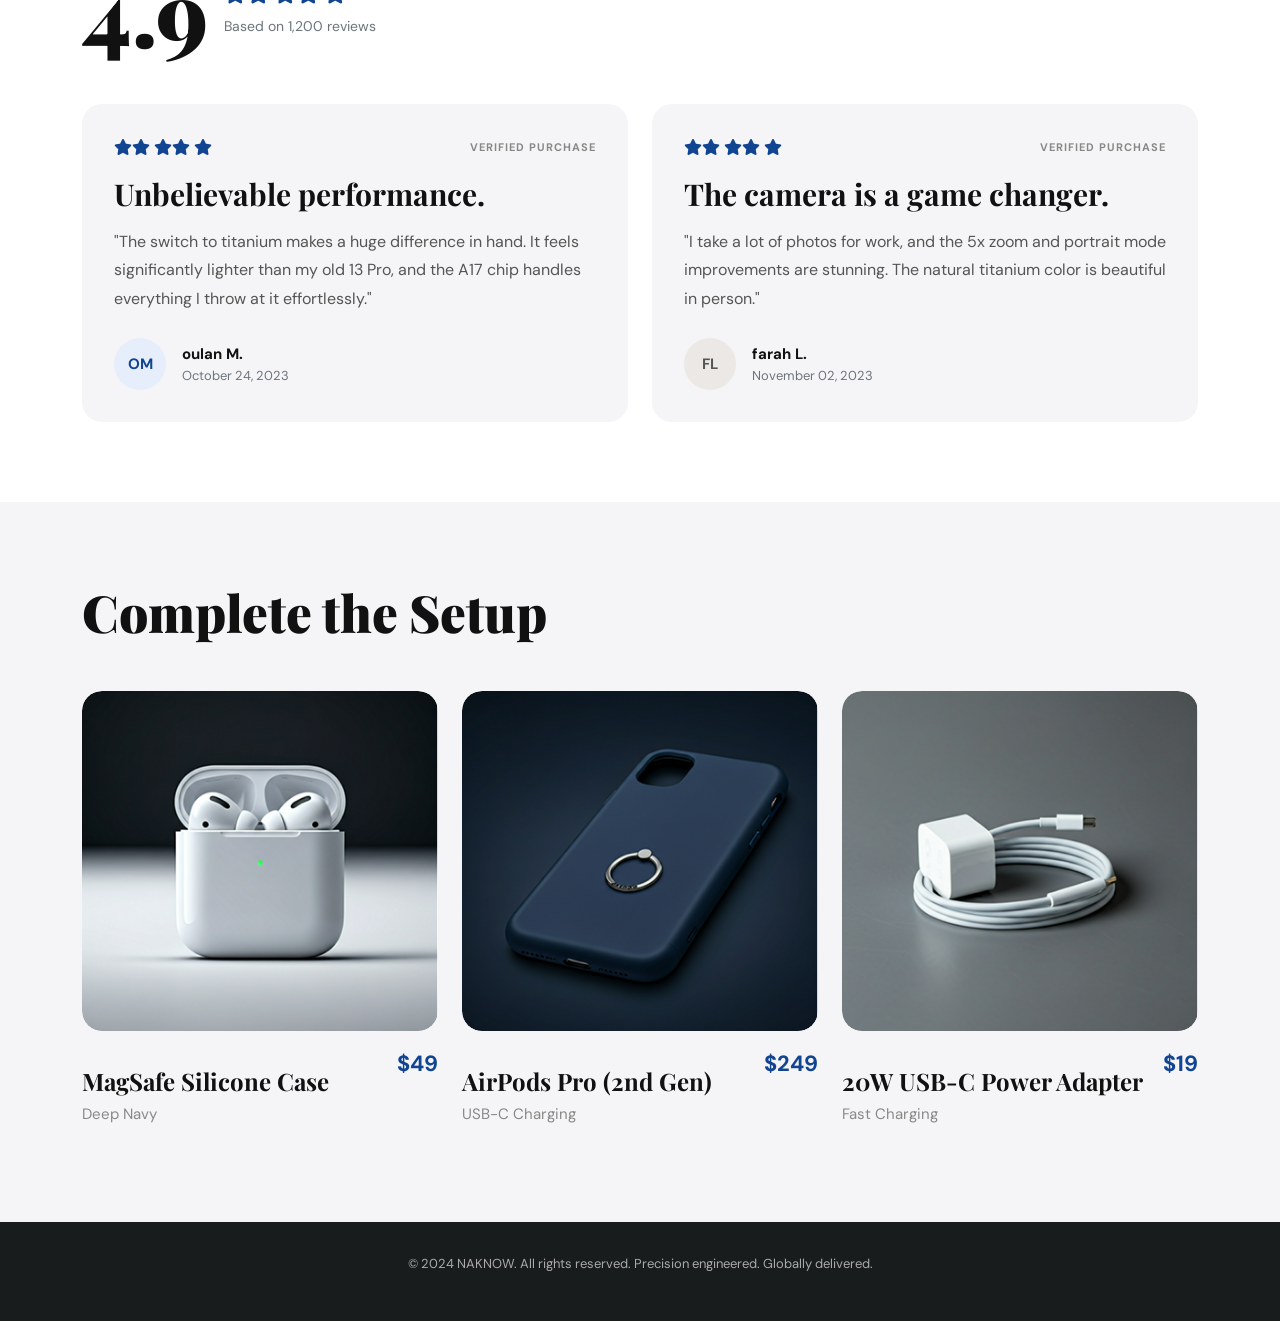
<file: index2.html>
<!DOCTYPE html>
<html lang="en">
<head>
  <meta charset="UTF-8" />
  <meta name="viewport" content="width=device-width, initial-scale=1.0" />
  <title>NAKNOW — iPhone 15 Pro</title>
  <link rel="stylesheet" href="https://cdnjs.cloudflare.com/ajax/libs/font-awesome/6.5.0/css/all.min.css" />
  <link href="https://cdn.jsdelivr.net/npm/bootstrap@5.3.2/dist/css/bootstrap.min.css" rel="stylesheet" />
  <link rel="stylesheet" href="style2.css">
  <script src="https://cdn.jsdelivr.net/npm/bootstrap@5.3.2/dist/js/bootstrap.bundle.min.js"></script>
  <link href="https://fonts.googleapis.com/css2?family=Playfair+Display:wght@400;700;900&family=DM+Sans:wght@300;400;500;600&display=swap" rel="stylesheet" />
</head>
<body>

  <!-- Top Bar -->
  <div id="top-bar">COMPLIMENTARY GLOBAL SHIPPING ON ALL ORDERS OVER $2,500. PRECISION ENGINEERED. DELIVERED.</div>

  <!-- Header -->
  <div class="main-header">
    <div class="header-inner container-fluid px-3 px-md-4">
      <div class="brand">NAKNOW</div>
      <div class="search-box d-none d-md-flex">
        <i class="fa fa-search"></i>
        <input type="text" placeholder="Search the collection" />
        <span class="search-hint">⌘K</span>
      </div>
      <div class="header-icons">
        <i class="fa-regular fa-heart d-none d-sm-block"></i>
        <i class="fa-regular fa-user d-none d-sm-block"></i>
        <div class="cart-wrap">
          <a href="#"><i class="fa fa-shopping-cart"></i></a>
          <span class="cart-badge">3</span>
        </div>
      </div>
    </div>
    <!-- Mobile search -->
    <div class="mobile-search">
      <div class="search-box">
        <i class="fa fa-search"></i>
        <input type="text" placeholder="Search the collection" />
      </div>
    </div>
  </div>

  <!-- Navbar -->
  <nav class="main-nav">
    <ul>
      <li><a href="#" class="active">DISCOVER</a></li>
      <li><a href="#">AUDIO</a></li>
      <li><a href="#">VISUAL</a></li>
      <li><a href="#">COMPUTING</a></li>
      <li><a href="#">GAMING</a></li>
      <li><a href="#">EDITORIAL</a></li>
    </ul>
  </nav>

  <!-- Breadcrumb -->
  <div class="breadcrumb-section container-fluid px-3 px-md-4">
    <ol class="breadcrumb mb-0">
      <li class="breadcrumb-item"><a href="#">HOME</a></li>
      <li class="breadcrumb-item"><a href="#">SMARTPHONES</a></li>
      <li class="breadcrumb-item active">IPHONE 15 PRO</li>
    </ol>
  </div>

  <!-- ===== SECTION 1 — PRODUCT HERO ===== -->
  <section class="sect1">
    <div class="container-fluid px-3 px-md-4">
      <div class="row g-3 g-lg-4 align-items-start">

        <!-- Thumbnails -->
        <div class="col-2 col-md-1 d-flex justify-content-center">
          <div class="thumb-rail">
            <img src="images/indx2-sect-1-img1-.png" 
                 class="thumb thumb-1 active" alt="Natural Titanium" data-bg="grey" />
            <img src="images/indx2-sect-1-img2-.png" 
                 class="thumb thumb-2" alt="Blue Titanium" data-bg="white" />
            <img src="images/indx2-sect-1-img3-.png" 
                 class="thumb thumb-3" alt="Black Titanium" data-bg="black" />
          </div>
        </div>

        <!-- Main Image -->
        <div class="col-10 col-md-5 col-lg-5">
          <div class="main-img-wrap" id="mainImgWrap">
            <img id="mainImg" 
                 src="images/indx2-sect-1-img1-.png" 
                 alt="iPhone 15 Pro" />
          </div>
        </div>

        <!-- Product Info -->
        <div class="col-12 col-md-6 col-lg-6 product-info">
          <h1>iPhone 15 Pro</h1>

          <div class="d-flex align-items-center gap-3 flex-wrap">
            <p class="p-price">$999</p>
            <p class="p-review"><i class="fa fa-star"></i> 4.9 (1,200 reviews)</p>
          </div>

          <p class="p-desc">
            Forged in titanium and featuring the groundbreaking A17 Pro chip, a customizable Action button, and a more versatile Pro camera system.
          </p>

          <!-- Finish -->
          <p class="label">FINISH</p>
          <div class="d-flex gap-2 align-items-center">
            <div class="color-ring active" data-dot="0">
              <div class="color-dot dot-1"></div>
            </div>
            <div class="color-ring" data-dot="1">
              <div class="color-dot dot-2"></div>
            </div>
            <div class="color-ring" data-dot="2">
              <div class="color-dot dot-3"></div>
            </div>
            <div class="color-ring" data-dot="3">
              <div class="color-dot dot-4"></div>
            </div>
          </div>

          <!-- Storage -->
          <p class="label" style="margin-top:28px">STORAGE</p>
          <div class="storage-grid">
            <button class="storage-btn active">128GB</button>
            <button class="storage-btn">256GB</button>
            <button class="storage-btn">512GB</button>
            <button class="storage-btn">1TB</button>
          </div>

          <!-- CTA -->
          <div class="cta-row">
            <button class="btn-cart">Add to Cart</button>
            <button class="btn-wish"><i class="fa fa-heart"></i></button>
          </div>
        </div>

      </div>
    </div>
  </section>

  <!-- ===== SECTION 2 — MATERIALS ===== -->
  <section class="sect2">
    <div class="container">
      <div class="row align-items-center g-5">
        <div class="col-md-6 order-md-2">
          <img src="images/sect-2-img.png" class="sect2-img" alt="Titanium" />
        </div>
        <div class="col-md-6 order-md-1">
          <p class="sect2-label">MATERIALS</p>
          <h2>Forged In Titanium.</h2>
          <p>iPhone 15 Pro is the first iPhone to feature an aerospace‑grade titanium design, using the same alloy that spacecraft use for missions to Mars. Titanium has one of the best strength‑to‑weight ratios of any metal, making these our lightest Pro models ever.</p>
        </div>
      </div>
    </div>
  </section>

  <!-- ===== SECTION 3 — CHIP ===== -->
  <section class="sect3">
    <div class="container">
      <div class="hero-wrap">
        <img src="images/sect-3-img.png" alt="Gaming" />
        <div class="chip-card">
          <h3>A17 Pro Chip. A monster win for gaming.</h3>
          <p>It's here. The biggest redesign in the history of Apple GPUs. A17 Pro is an entirely new class of iPhone chip that delivers our best graphics performance by far.</p>
          <a href="#">Explore Performance →</a>
        </div>
      </div>
    </div>
  </section>

  <!-- ===== SECTION 4 — CAMERA ===== -->
  <section class="sect4">
    <div class="container">
      <div class="row align-items-center g-5">
        <div class="col-md-6">
          <img src="images/sect-4-img.png" class="sect4-img" alt="Camera" />
        </div>
        <div class="col-md-6">
          <h2>A camera that captures your wildest imagination.</h2>
          <p>From dramatic framing flexibility to next-generation portraits, see what you can do with our most powerful iPhone camera system.</p>
          <div class="d-flex gap-5">
            <div class="cam-stat">
              <h5>48MP</h5>
              <p>MAIN CAMERA</p>
            </div>
            <div class="cam-stat">
              <h5>5X</h5>
              <p>OPTICAL ZOOM</p>
            </div>
          </div>
        </div>
      </div>
    </div>
  </section>

  <!-- ===== SECTION 5 — SPECS ===== -->
  <section class="sect5">
    <div class="container">
      <h2>Technical Specifications</h2>
      <div class="blue-bar"></div>
      <div class="row">
        <div class="col-6 col-lg-3 spec-row">
          <div class="spec-label">Display</div>
          <div class="spec-value">6.1" Super Retina XDR</div>
        </div>
        <div class="col-6 col-lg-3 spec-row">
          <div class="spec-label">Dimensions</div>
          <div class="spec-value">5.77 × 2.78 × 0.32 in</div>
        </div>
        <div class="col-6 col-lg-3 spec-row">
          <div class="spec-label">Weight</div>
          <div class="spec-value">187 grams</div>
        </div>
        <div class="col-6 col-lg-3 spec-row">
          <div class="spec-label">Chip</div>
          <div class="spec-value">A17 Pro Chip</div>
        </div>
        <div class="col-6 col-lg-3 spec-row">
          <div class="spec-label">Camera</div>
          <div class="spec-value">Pro Camera System</div>
        </div>
        <div class="col-6 col-lg-3 spec-row">
          <div class="spec-label">Security</div>
          <div class="spec-value">Face ID</div>
        </div>
        <div class="col-6 col-lg-3 spec-row">
          <div class="spec-label">Connector</div>
          <div class="spec-value">USB-C (USB 3)</div>
        </div>
        <div class="col-6 col-lg-3 spec-row">
          <div class="spec-label">Materials</div>
          <div class="spec-value">Titanium / Glass</div>
        </div>
      </div>
    </div>
  </section>

  <!-- ===== SECTION 6 — REVIEWS ===== -->
  <section class="sect6">
    <div class="container">
      <div class="d-flex flex-column flex-md-row justify-content-between align-items-md-center gap-4 mb-5">
        <div>
          <h2 class="mb-4">Guest Insights</h2>
          <div class="d-flex align-items-center gap-3 flex-wrap">
            <div class="rating-num">4.9</div>
            <div>
              <div class="stars">
                <i class="fa-solid fa-star"></i><i class="fa-solid fa-star"></i>
                <i class="fa-solid fa-star"></i><i class="fa-solid fa-star"></i>
                <i class="fa-solid fa-star"></i>
              </div>
              <p class="text-secondary mb-0 mt-2" style="font-size:14px">Based on 1,200 reviews</p>
            </div>
          </div>
        </div>
        <button class="btn-review">Write a Review</button>
      </div>

      <div class="row g-4">
        <div class="col-md-6">
          <div class="review-card">
            <div class="d-flex justify-content-between align-items-center mb-2">
              <div class="stars">
                <i class="fa-solid fa-star"></i><i class="fa-solid fa-star"></i>
                <i class="fa-solid fa-star"></i><i class="fa-solid fa-star"></i>
                <i class="fa-solid fa-star"></i>
              </div>
              <span class="review-verified">Verified Purchase</span>
            </div>
            <p class="review-title">Unbelievable performance.</p>
            <p class="review-body">"The switch to titanium makes a huge difference in hand. It feels significantly lighter than my old 13 Pro, and the A17 chip handles everything I throw at it effortlessly."</p>
            <div class="d-flex align-items-center gap-3 mt-4">
              <div class="avatar">OM</div>
              <div>
                <p class="mb-0 fw-bold" style="font-size:15px">oulan M.</p>
                <p class="mb-0 text-secondary" style="font-size:13px">October 24, 2023</p>
              </div>
            </div>
          </div>
        </div>
        <div class="col-md-6">
          <div class="review-card">
            <div class="d-flex justify-content-between align-items-center mb-2">
              <div class="stars">
                <i class="fa-solid fa-star"></i><i class="fa-solid fa-star"></i>
                <i class="fa-solid fa-star"></i><i class="fa-solid fa-star"></i>
                <i class="fa-solid fa-star"></i>
              </div>
              <span class="review-verified">Verified Purchase</span>
            </div>
            <p class="review-title">The camera is a game changer.</p>
            <p class="review-body">"I take a lot of photos for work, and the 5x zoom and portrait mode improvements are stunning. The natural titanium color is beautiful in person."</p>
            <div class="d-flex align-items-center gap-3 mt-4">
              <div class="avatar gray">FL</div>
              <div>
                <p class="mb-0 fw-bold" style="font-size:15px">farah L.</p>
                <p class="mb-0 text-secondary" style="font-size:13px">November 02, 2023</p>
              </div>
            </div>
          </div>
        </div>
      </div>
    </div>
  </section>

  <!-- ===== SECTION 7 — COMPLETE SETUP ===== -->
  <section class="sect7">
    <div class="container">
      <h2>Complete the Setup</h2>
      <div class="row g-4">
        <div class="col-md-4 col-sm-6">
          <div class="product-card">
            <div class="product-img-wrap">
              <img src="images/last-sect-img1.png" alt="MagSafe Case" />
            </div>
            <div class="d-flex justify-content-between align-items-start mt-3">
              <div>
                <p class="product-name">MagSafe Silicone Case</p>
                <p class="product-sub">Deep Navy</p>
              </div>
              <p class="product-price">$49</p>
            </div>
          </div>
        </div>
        <div class="col-md-4 col-sm-6">
          <div class="product-card">
            <div class="product-img-wrap">
              <img src="images/last-sect-img2.png" alt="AirPods Pro" />
            </div>
            <div class="d-flex justify-content-between align-items-start mt-3">
              <div>
                <p class="product-name">AirPods Pro (2nd Gen)</p>
                <p class="product-sub">USB-C Charging</p>
              </div>
              <p class="product-price">$249</p>
            </div>
          </div>
        </div>
        <div class="col-md-4 col-sm-6">
          <div class="product-card">
            <div class="product-img-wrap">
              <img src="images/lest-sect-img3.png" alt="Power Adapter" />
            </div>
            <div class="d-flex justify-content-between align-items-start mt-3">
              <div>
                <p class="product-name">20W USB-C Power Adapter</p>
                <p class="product-sub">Fast Charging</p>
              </div>
              <p class="product-price">$19</p>
            </div>
          </div>
        </div>
      </div>
    </div>
  </section>

  <!-- Footer -->
  <footer class="footer">
    <p>© 2024 NAKNOW. All rights reserved. Precision engineered. Globally delivered.</p>
  </footer>
  <script src="js/script2.js"></script>
</body>
</html>
</file>
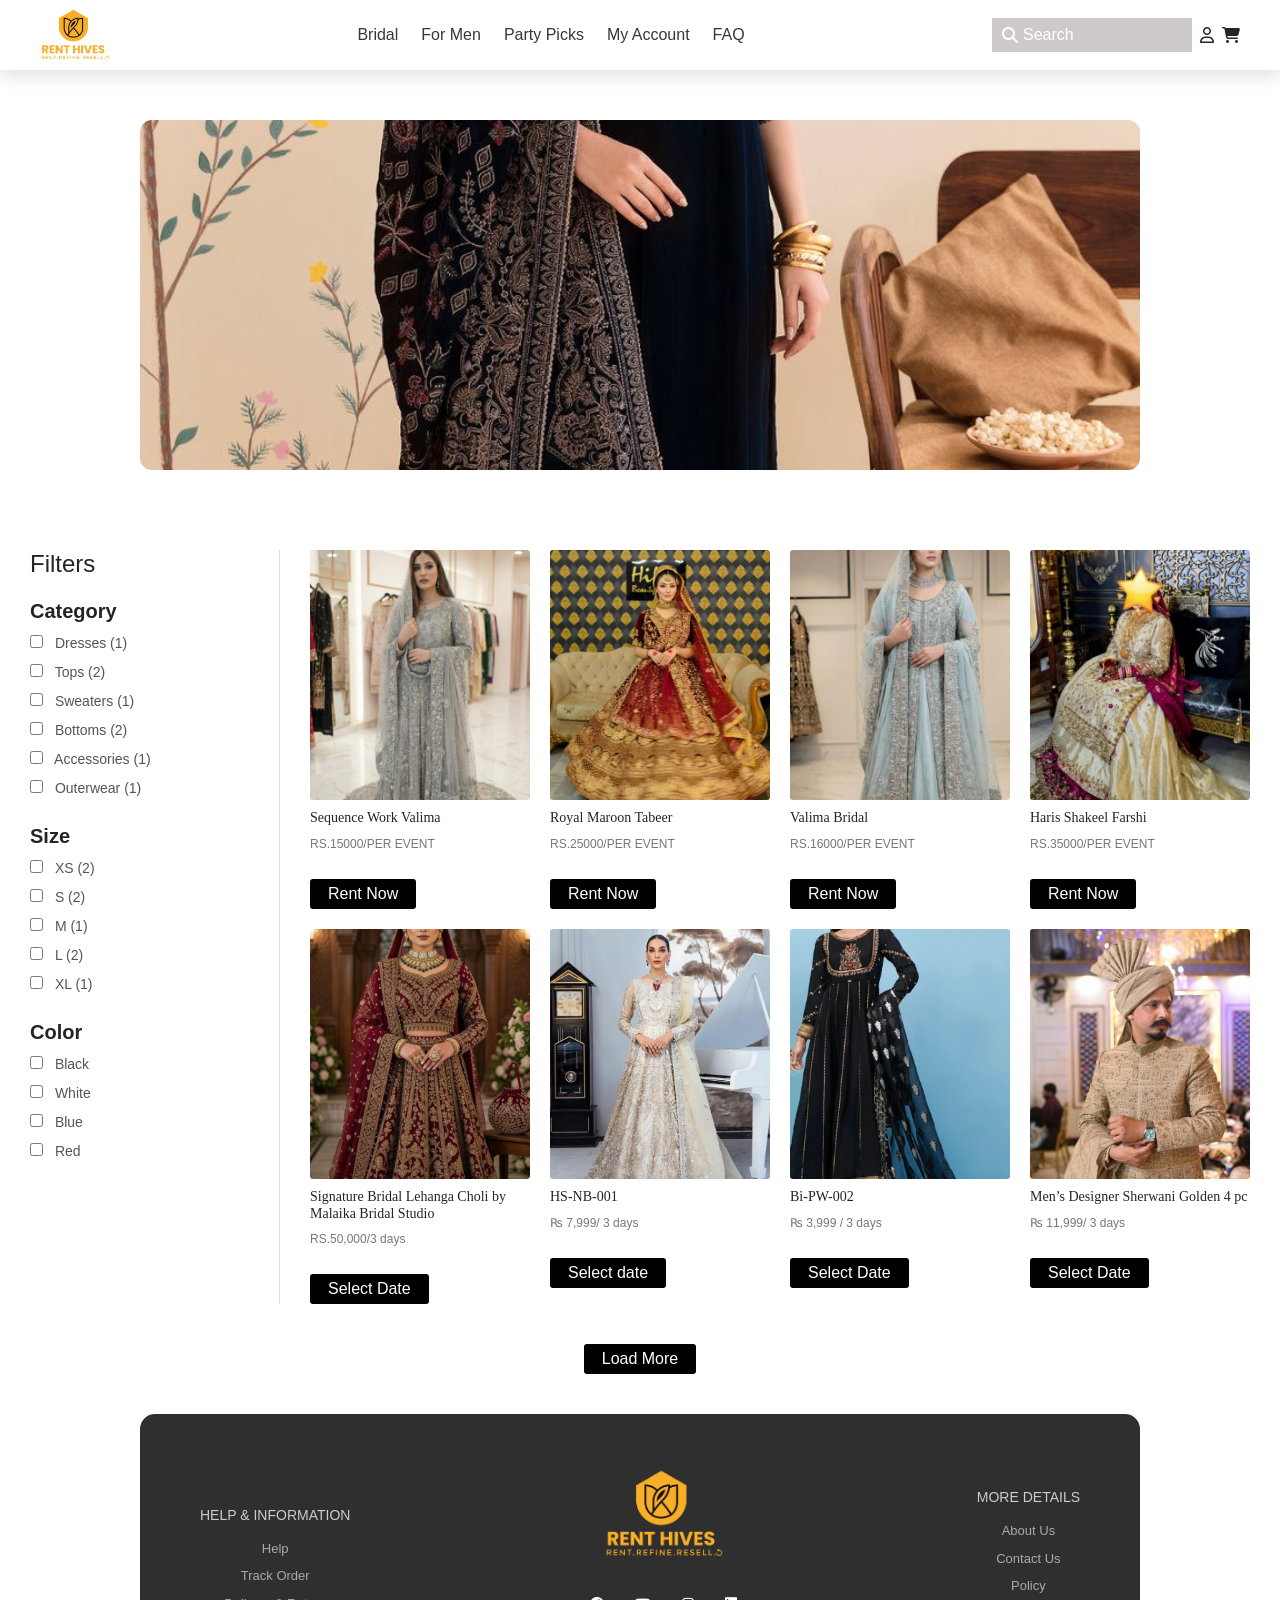
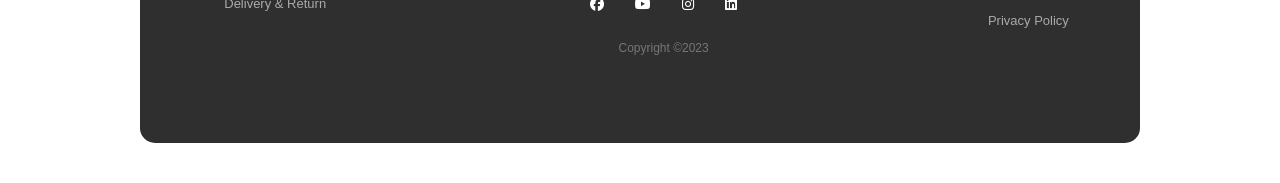
<file: images/Project-1/index2.html>
<!DOCTYPE html>
<html lang="en">
<head>
    <meta charset="UTF-8">
    <meta name="viewport" content="width=device-width, initial-scale=1.0">
    <link rel="stylesheet" href="https://cdnjs.cloudflare.com/ajax/libs/font-awesome/6.5.0/css/all.min.css">
    <link href="https://cdn.jsdelivr.net/npm/bootstrap@5.3.2/dist/css/bootstrap.min.css" rel="stylesheet">
    <script src="https://cdn.jsdelivr.net/npm/bootstrap@5.3.0/dist/js/bootstrap.bundle.min.js"></script>
    <link rel="stylesheet" href="css/style2.css">
    <title>Listing Page</title>
</head>
<body>
    <section class="hero">
    <header>
      <div class="menu-toggle">
  <i class="fa-solid fa-bars"></i>
</div>
    <div class="logo">
      <a href="index.html">
        <img src="images/renthiveslogo.png">
        </a>
        </div>
          <nav>
    <ul class="nav-links">
      <li><a href="index2.html">Bridal</a></li>
      <li><a href="index2.html">For Men</a></li>
      <li><a href="party.html">Party Picks</a></li>
      <li><a href="account.html">My Account</a></li>
      <li><a href="faq.html">FAQ</a></li>
    </ul>
  </nav>
  <div class="icons">
    <div class="search-box">
      <i class="fa fa-search"></i>
    <input type="text" placeholder="Search">
    </div>
    <i class="fa-regular fa-user"></i>
    <i class="fa fa-shopping-cart"></i>
  </div>
    </header>
 <section>
  <center>
  <img src="images/collect-1.png" class="singl-img">   
  </center>
</section>
    <div class="main-layout">

  <!-- 🔵 SIDEBAR -->
  <aside class="sidebar">
    <h4>Filters</h4>

    <div class="filter-group">
      <h5>Category</h5>
      <label><input type="checkbox"> Dresses (1)</label>
      <label><input type="checkbox"> Tops (2)</label>
      <label><input type="checkbox"> Sweaters (1)</label>
      <label><input type="checkbox"> Bottoms (2)</label>
      <label><input type="checkbox"> Accessories (1)</label>
      <label><input type="checkbox"> Outerwear (1)</label>
    </div>

    <div class="filter-group">
      <h5>Size</h5>
      <label><input type="checkbox"> XS (2)</label>
      <label><input type="checkbox"> S (2)</label>
      <label><input type="checkbox"> M (1)</label>
      <label><input type="checkbox"> L (2)</label>
      <label><input type="checkbox"> XL (1)</label>
    </div>

    <div class="filter-group">
      <h5>Color</h5>
      <label><input type="checkbox"> Black</label>
      <label><input type="checkbox"> White</label>
      <label><input type="checkbox"> Blue</label>
      <label><input type="checkbox"> Red</label>
    </div>
  </aside>
    <div class="card-variety">
        <div class="cards-1">
          <img src="images/cards-3.jpg">
          <h3>Sequence Work Valima</h3>
          <p>RS.15000/PER EVENT</p>
          <button>Rent Now</button>
        </div>
        <div class="cards-1">
          <img src="images/cards-8.jpg">
          <h3>Royal Maroon Tabeer</h3>
          <p>RS.25000/PER EVENT</p>
          <button>Rent Now</button>
        </div>
        <div class="cards-1">
          <img src="images/cards-2.jpg">
          <h3>Valima Bridal</h3>
          <p>RS.16000/PER EVENT</p>
          <button>Rent Now</button>
        </div>
        <div class="cards-1">
          <img src="images/cards-6.jpg">
          <h3>Haris Shakeel Farshi</h3>
          <p>RS.35000/PER EVENT</p>
          <button>Rent Now</button>
        </div>
        <div class="cards-1">
          <img src="images/cards-4.jpg">
          <h3>Signature Bridal Lehanga Choli by Malaika Bridal Studio</h3>
          <p>RS.50,000/3 days</p>
          <button>Select Date</button>
        </div>
        <div class="cards-1">
          <img src="images/cards-7.jpg">
          <h3>HS-NB-001</h3>
          <p>₨ 7,999/ 3 days</p>
          <button>Select date</button>
        </div>
        <div class="cards-1">
          <img src="images/cards-1.png">
          <h3>Bi-PW-002</h3>
          <p>₨ 3,999 / 3 days</p>
          <button>Select Date</button>
        </div>
        <div class="cards-1">
          <img src="images/cards-5.jpg">
          <h3>Men’s Designer Sherwani Golden 4 pc</h3>
          <p>₨ 11,999/ 3 days</p>
          <button>Select Date</button>
        </div>
      </div>
      </div>
    </section>
    <center>
    <button class="load-btn">Load More</button>
    </center>
  <section class="footer-section">
  <footer class="foot">

    <!-- LEFT -->
    <div class="foot-1">
      <h5>HELP & INFORMATION</h5>
      <p>Help</p>       
      <p>Track Order</p>
      <p>Delivery & Return</p>     
    </div>

    <!-- CENTER -->
    <div class="foot-2">
      <a href="index.html">
      <img src="images/renthiveslogo.png" alt="logo">
      </a>
      <div class="socials">
        <i class="fa-brands fa-facebook"></i>
        <i class="fa-brands fa-youtube"></i>
        <i class="fa-brands fa-instagram"></i>
        <i class="fa-brands fa-linkedin"></i>
      </div>
      <p class="copy">Copyright ©2023</p>
    </div>

    <!-- RIGHT -->
    <div class="foot-3">
      <h5>MORE DETAILS</h5>
      <p>About Us</p>       
      <p>Contact Us</p>
      <p>Policy</p>
      <p class="privacy">Privacy Policy</p>
    </div>

  </footer>
</section>
    <script src="js/script2.js"></script>
</body>
</html>
</file>
<file: style.css>
body{
    background:#f1f1f1;
}

/* header */

.custom-toggler {
  width: 34px;
  height: 34px;
  border: none;
  background: transparent;
  display: flex;
  flex-direction: column;
  align-items: center;
  justify-content: center;
  gap: 5px;
  cursor: pointer;
  padding: 0;
}

.custom-toggler span {
  display: block;
  width: 18px;
  height: 2px;
  background: #222;
  border-radius: 2px;
}

.custom-toggler:focus {
  outline: none;
  box-shadow: none;
}
.input-div{
    background-color: #e9e9eb;
    width: 60%;
    max-width: 720px;
}
.header-row {
  flex-wrap: wrap;
  gap: 12px;
}
.header-row .input-div {
  flex: 1 1 220px;
  min-width: 0;
}
.header-icons {
  flex: 0 0 auto;
}
.nav-link{
    font-size: 13px;
    letter-spacing: 1px;
    color: #000;
    position: relative;
    padding-bottom: 5px;
}
.nav-link.active{
    color: #337ab7;
}
.navbar .nav-link.active{
    color: #337ab7 !important;
}
.nav-link.active::after{
    content: "";
    position: absolute;
    left: 0;
    bottom: 0;
    width: 100%;
    height: 2px;
    background: #337ab7;
}
.container-fluid{
  position: sticky;
  top: 0;
  z-index: 1000;
  background: rgba(255, 255, 255, 0.6);
  backdrop-filter: blur(20px) saturate(180%);
  -webkit-backdrop-filter: blur(20px) saturate(180%);
}

/* section 1 */
.sect-1-parent{
  margin-top: 80px;
}
.left-box,
.right-top,
.right-bottom {
  position: relative;
  background-size: cover;
  background-position: center;
  color: white;
  border: none;
  border-radius: 10px;
  overflow: hidden;
  background-color: #333;
}
.left-box {
  background-image: url(images/sect-1-img1.png);
  height: 500px;
}
.right-top {
  background-image: url(images/sect-1-img2.png);
  height: 240px;
}
.right-bottom {
  background-image: url(images/sect-1-img3.png);
  height: 240px;
}
.content {
  position: absolute;
  bottom: 20px;
  left: 20px;
  z-index: 1;
}
.left-box::before,
.right-top::before,
.right-bottom::before {
  content: "";
  position: absolute;
  inset: 0;
  background-size: cover;
  background-position: center;
  transition: transform 0.5s ease;
  z-index: 0;
}
.left-box::before { background-image: url(images/sect-1-img1.png); }
.right-top::before { background-image: url(images/sect-1-img2.png); }
.right-bottom::before { background-image: url(images/sect-1-img3.png); }
.left-box:hover::before,
.right-top:hover::before,
.right-bottom:hover::before {
  transform: scale(1.1);
}

/* swiper */
.swiper-slide {
  display: flex;
  flex-direction: column;
  align-items: center;
}
.card {
  width: 80px;
  height: 80px;
  background: #e9e9eb;
  border: none;
  border-radius: 15px;
  display: flex;
  align-items: center;
  text-align: center;
  justify-content: center;
}
.card:hover{
  background-color: #337ab7;
  color: white;
}
.card i { font-size: 20px; }
.sect-1-swiper p {
  margin-top: 10px;
  font-size: 12px;
  letter-spacing: 1px;
  display: flex;
  justify-content: center;
  text-align: center;
}
.button-right,
.button-left,
.button-right-2,
.button-left-2,
.button-right-3,
.button-left-3 {
  border: 0.1px solid rgb(192, 191, 191);
  border-radius: 20px;
  width: 35px;
  height: 35px;
  display: flex;
  align-items: center;
  justify-content: center;
  cursor: pointer;
  flex-shrink: 0;
}

/* section 3 */
.sect-3-cards{
  border: none;
  border-radius: 10px;
  background-color: white;
  display: flex;
  flex-direction: column;
  justify-content: center;
  align-items: center;
  width: 100%;
  height: auto;
}
.swiper2 {
  display: flex;
  justify-content: center;
  gap: 10px;
}
.card3{
  padding: 20px;
  border-radius: 12px;
  background: #fff;
  display: flex;
  flex-direction: column;
  gap: 10px;
}
.sect-3-nested{
  width: 100%;
  height: 230px;
  border-radius: 10px;
  background-color: #e9e9eb;
  display: flex;
  justify-content: center;
  align-items: center;
  position: relative;
  margin-bottom: 10px;
}
.sect-3-img{
  width: 150px;
  height: 180px;
  object-fit: contain;
  overflow: hidden;
  transition: transform 0.3s ease;
}
.sect-3-nested:hover .sect-3-img{ transform: scale(1.15); }
.badge-save{
  position: absolute;
  top: 10px;
  left: 10px;
  background: #c62828;
  color: #fff;
  font-size: 12px;
  padding: 5px 10px;
  border-radius: 6px;
  font-weight: bold;
}
.badge-new{
  position: absolute;
  top: 10px;
  left: 10px;
  background: #285ac6;
  color: #fff;
  font-size: 12px;
  padding: 5px 10px;
  border-radius: 6px;
  font-weight: bold;
}
.sect-3-content p{
  font-weight: bold;
  margin: 0;
  padding: 0;
  color: #2b6cb0;
  font-size: 12px;
}
.sect-3-content h4{
  font-weight: bold;
  font-size: 19px;
  padding-right: 23px;
}
.stars{
  display: flex;
  align-items: center;
  gap: 5px;
  padding-right: 30px;
}
.stars i{ color: #ff6a00; font-size: 12px; }
.review{ color: #777; font-size: 13px; margin-left: 5px; }
.price-btn{
  margin-top: 10px;
  display: flex;
  justify-content: space-between;
  align-items: center;
}
.price-btn h3{ font-weight: bold; font-size: 20px; margin: 0; }
.price-btn button{
  background: #111;
  color: #fff;
  border: none;
  padding: 10px 18px;
  border-radius: 10px;
  font-size: 14px;
  transition: 0.3s;
  white-space: nowrap;
}
.price-btn button:hover{ background: #333; }

/* section 4 */
.sect-4-parent{
  width: auto;
  height: 330px;
  border: none;
  border-radius: 15px;
  background-color: #e9e9eb;
  margin-top: 80px;
  padding: 30px;
}
.sect-4-card{
  width: 220px;
  height: 230px;
  background: white;
  border-radius: 12px;
}
.col-6-para{
  color: #337ab7;
  font-size: 12px;
  font-weight: 600;
  letter-spacing: 1px;
}
.line-break{ width: 150px; }
.col-3-price{ color: #337ab7; }

/* section 5 */
.sect-5-parent{
  background-image: url("images/sect-5-img.png");
  width: auto;
  background-repeat: no-repeat;
  background-size: cover;
  background-position: center;
  min-height: 300px;
  border: none;
  border-radius: 10px;
  margin-top: 80px;
  color: white;
  padding: 40px 100px;
}
.sect-5-parent .row { width: 100%; align-items: center; }
.countdown {
  display: flex;
  gap: 30px;
  background: #e9e9eb;
  width: 250px;
  padding: 25px 40px;
  border-radius: 20px;
  margin-left: 180px;
}
.time-box { text-align: center; }
.time-box h2 { margin: 0; font-size: 32px; color: #222; letter-spacing: 2px; }
.time-box p { margin: 5px 0 0; font-size: 12px; color: #555; letter-spacing: 1px; }

/* section 6 */
.sect-6-parent{ margin-top: 80px; }
.sect-6-card{
  width: 558px;
  height: 280px;
  border: none;
  border-radius: 10px;
}
.sect-6-content{ color: white; }
.sect-6-content p{ color: #dfdede; font-size: 13px; letter-spacing: 2px; }
.sect-6-img img {
  transition: transform 0.3s ease;
  max-width: 130px;
}
.sect-6-img:hover img { transform: scale(1.1); }

/* section 7 */
.sect-7-cards{
  border: none;
  border-radius: 10px;
  background-color: #e9e9eb;
  width: 150px;
  min-height: 180px;
  padding-bottom: 10px;
}
.sect-7-img{
  width: 130px;
  height: 100px;
  padding-top: 20px;
  padding-left: 20px;
  object-fit: contain;
}
.sect-7-para{ color: #337ab7; font-weight: bold; }
.old-price {
  color: #6c757d;
  font-size: 18px;
  text-decoration: line-through;
  text-decoration-thickness: 2px;
}

/* section 8 */
.sect-8-parent{ margin-top: 80px; }
.sect-8-parent h2{ margin-bottom: 50px; }
.sect-8-card1,
.sect-8-card2,
.sect-8-card3 {
  position: relative;
  border: none;
  border-radius: 10px;
  background-repeat: no-repeat;
  background-position: center;
  background-size: cover;
  height: 350px;
  overflow: hidden;
  width: 360px;
}
.sect-8-card1{ background-image: url("images/sect-8-img1.jpg"); }
.sect-8-card2{ background-image: url("images/sect-8-img2.jpeg"); }
.sect-8-card3{ background-image: url("images/sect-8-img3.jpeg"); }
.sect-8-card1::before {
  content: "";
  position: absolute;
  inset: 0;
  background-image: url("images/sect-8-img1.jpg");
  background-repeat: no-repeat;
  background-position: center;
  background-size: cover;
  transition: transform 0.5s ease;
}
.sect-8-card1:hover::before { transform: scale(1.1); }
.sect-8-card2::before {
  content: "";
  position: absolute;
  inset: 0;
  background-image: url("images/sect-8-img2.jpeg");
  background-repeat: no-repeat;
  background-position: center;
  background-size: cover;
  transition: transform 0.5s ease;
}
.sect-8-card2:hover::before { transform: scale(1.1); }
.sect-8-card3::before {
  content: "";
  position: absolute;
  inset: 0;
  background-image: url("images/sect-8-img3.jpeg");
  background-repeat: no-repeat;
  background-position: center;
  background-size: cover;
  transition: transform 0.5s ease;
}
.sect-8-card3:hover::before { transform: scale(1.1); }
.card-content{
  position: absolute;
  bottom: 20px;
  left: 20px;
  color: white;
  z-index: 1;
}
.card-content p{ font-size: 12px; color: #dfdede; }
.button{
  border: 1px solid white;
  background-color: transparent;
  color: white;
  font-weight: bold;
  font-size: 12px;
  border-radius: 10px;
  padding: 10px;
}

/* footer */
.footer {
  padding: 80px 60px 30px;
  background-color: #020b1c;
  color: #a0aec0;
  font-family: 'Segoe UI', sans-serif;
  margin-top: 80px;
}
.footer h2 { color: #ffffff; font-weight: 700; letter-spacing: 1px; }
.footer p { font-size: 14px; line-height: 1.8; max-width: 300px; color: #7c8aa5; }
.footer-title { color: #ffffff; font-size: 14px; letter-spacing: 2px; margin-bottom: 20px; }
.footer-link { display: block; text-decoration: none; color: #7c8aa5; margin-bottom: 12px; font-size: 14px; transition: 0.3s; }
.footer-link:hover { color: #ffffff; }
.icon-btn {
  width: 45px;
  height: 45px;
  border-radius: 50%;
  background: rgba(255,255,255,0.05);
  display: flex;
  align-items: center;
  justify-content: center;
  margin-right: 10px;
  color: #fff;
}
.store-btn {
  background: rgba(255,255,255,0.05);
  border-radius: 15px;
  padding: 15px 20px;
  margin-bottom: 15px;
  display: flex;
  align-items: center;
  justify-content: space-between;
  color: white;
}
.store-btn small { color: #7c8aa5; display: block; font-size: 12px; }
.footer-bottom {
  border-top: 1px solid rgba(255,255,255,0.05);
  margin-top: 60px;
  padding-top: 20px;
  text-align: center;
  font-size: 13px;
  color: #7c8aa5;
}

/* ==============================
   RESPONSIVE
   ============================== */

/* Large screens / tablets landscape */
@media (max-width: 1199px) {
  .sect-1-parent .col-8 {
    flex: 0 0 60%;
    max-width: 60%;
  }
  .sect-1-parent .col-4 {
    flex: 0 0 38%;
    max-width: 38%;
  }
  .left-box { height: 440px; }
  .right-top, .right-bottom { height: 210px; }

  .sect-4-parent {
    height: auto;
    flex-wrap: wrap;
    gap: 16px;
  }
  .sect-4-card { flex: 1 1 160px; width: auto; height: 200px; }

  .sect-5-parent { padding: 40px; }
  .countdown { margin-left: 0; width: auto; }

  .sect-6-card { width: 45%; }
}

/* Tablet portrait */
@media (max-width: 991px) {
  .sect-1-parent .col-8,
  .sect-1-parent .col-4 {
    flex: 0 0 100%;
    max-width: 100%;
    padding-right: 0;
    padding-left: 0;
  }
  .left-box { height: 380px; margin-bottom: 12px; }
  .right-top { height: 200px; margin-bottom: 12px; }
  .right-bottom { height: 200px; }

  .sect-4-parent {
    flex-direction: column;
    height: auto;
    align-items: flex-start;
    gap: 20px;
  }
  .sect-4-parent .col-6 { flex: 0 0 100%; max-width: 100%; }
  .sect-4-card { height: 190px; }

  .sect-5-parent { padding: 40px 30px; }
  .sect-5-parent .row { flex-direction: column; gap: 24px; }
  .sect-5-parent .col-6 { flex: 0 0 100%; max-width: 100%; }
  .countdown { margin-left: 0; max-width: 280px; }

  .sect-6-parent .row { flex-direction: column; align-items: center; }
  .sect-6-card { width: 100%; max-width: 600px; height: auto; min-height: 200px; padding: 30px 24px; }

  .sect-8-parent .row { flex-direction: column !important; align-items: center; }
  .sect-8-parent .col-4 {
    flex: 0 0 100% !important;
    max-width: 100% !important;
    width: 100% !important;
  }
  .sect-8-card1, .sect-8-card2, .sect-8-card3 { width: 100%; height: 300px; }
}

/* Mobile */
@media (max-width: 767px) {
  #top-bar { font-size: 10px; letter-spacing: 0; padding: 6px 10px; }

  /* Header */
  .header-row {
    flex-direction: column;
    align-items: stretch;
  }
  .header-row .input-div { width: 100%; max-width: 100%; flex: 1 1 100%; }
  .header-icons { justify-content: flex-end; }
  .navbar-nav { flex-direction: column !important; gap: 10px !important; text-align: center; }

  /* Section 1 */
  .sect-1-parent { margin-top: 30px; }
  .sect-1-parent .col-8,
  .sect-1-parent .col-4 { flex: 0 0 100%; max-width: 100%; padding: 0; }
  .left-box { height: 260px; margin-bottom: 12px; }
  .right-top { height: 160px; margin-bottom: 12px; }
  .right-bottom { height: 160px; }
  .content h3 { font-size: 1.1rem; }
  .content p { font-size: 11px; }
  .content .btn { font-size: 12px; padding: 6px 14px; }

  /* Section headings row */
  .container.d-flex.justify-content-between.mt-5 h2 { font-size: 1.1rem; }

  /* Section 4 */
  .sect-4-parent {
    flex-direction: column;
    height: auto;
    padding: 20px 16px;
    gap: 16px;
    flex-wrap: wrap;
  }
  .sect-4-parent .col-6 { flex: 0 0 100%; max-width: 100%; }
  .sect-4-card { flex: 1 1 130px; width: 130px; height: 160px; }
  .sect-4-parent.d-flex { flex-wrap: wrap; }

  /* Section 5 */
  .sect-5-parent { padding: 30px 20px; min-height: auto; }
  .sect-5-parent .row { flex-direction: column; gap: 20px; }
  .sect-5-parent .col-6 { flex: 0 0 100%; max-width: 100%; }
  .sect-5-parent h2 { font-size: 1.3rem; }
  .countdown { margin-left: 0; width: 100%; max-width: 260px; padding: 14px 20px; gap: 14px; }
  .time-box h2 { font-size: 24px; }

  /* Section 6 */
  .sect-6-parent .row { flex-direction: column; align-items: center; gap: 14px; }
  .sect-6-card { width: 100%; max-width: 100%; height: auto; min-height: 170px; padding: 20px 16px; }
  .sect-6-img img { max-width: 80px; }

  /* Section 7 */
  .sect-7-cards { width: 130px; }
  .sect-7-img { width: 110px; height: 80px; padding-top: 14px; padding-left: 14px; }
  .sect-7-para, .old-price { font-size: 13px; }

  /* Section 8 */
  .sect-8-parent h2 { font-size: 1.2rem; margin-bottom: 20px; }
  .sect-8-parent .row { flex-direction: column !important; gap: 14px; align-items: center; }
  .sect-8-parent .col-4 {
    flex: 0 0 100% !important;
    max-width: 100% !important;
    width: 100% !important;
    padding-left: 0 !important;
    padding-right: 0 !important;
  }
  .sect-8-card1, .sect-8-card2, .sect-8-card3 { width: 100%; height: 240px; }

  /* Footer */
  .footer { padding: 50px 20px 24px; display: flex; flex-direction: column; align-items: center; text-align: center; gap: 20px; }
  .iconss{
    display: flex;
    justify-content: center;
    align-items: center;
  }
  .footer p { max-width: 100%; }
}

/* Small phones */
@media (max-width: 480px) {
  .left-box { height: 210px; }
  .right-top, .right-bottom { height: 140px; }
  .sect-4-card { flex: 1 1 110px; width: 110px; height: 140px; }
  .sect-4-card img { width: 70px; }
  .countdown { gap: 8px; padding: 10px 14px; }
  .time-box h2 { font-size: 18px; }
  .time-box p { font-size: 10px; }
  .sect-8-card1, .sect-8-card2, .sect-8-card3 { height: 200px; }
  .card-content h4 { font-size: 0.95rem; }
  .price-btn button { padding: 8px 10px; font-size: 11px; }
  .price-btn h3 { font-size: 15px; }
  .sect-3-content h4 { font-size: 14px; padding-right: 0; }
  .sect-3-img { width: 100px; height: 130px; }
  .sect-3-nested { height: 170px; }
}

/* =========================
   MOBILE HEADER FIX
   ========================= */

@media (max-width: 767px){
    .header-row {
    flex-direction: column;
    gap: 8px;
  }

}


/* =========================
   SECTION 4 MOBILE FIX
   ========================= */

@media (max-width: 767px){

  .sect-4-parent{
    display: flex;
    flex-direction: column;
    height: auto;
    padding: 25px 15px;
  }

  .sect-4-parent .col-6,
  .sect-4-parent .col-3{
    width: 100%;
    max-width: 100%;
  }

  .sect-4-card{
    width: 100%;
    height: 180px;
    margin-top: 10px;
  }

  .col-6-heading{
    font-size: 28px !important;
    line-height: 1.3;
  }

  .line-break{
    width: 100%;
  }

}


/* =========================
   SECTION 8 MOBILE FIX
   ========================= */

@media (max-width: 767px){

  .sect-8-parent .row{
    display: flex;
    flex-direction: column;
    gap: 20px;
  }

  .sect-8-card1,
  .sect-8-card2,
  .sect-8-card3{
    width: 100% !important;
    max-width: 100%;
    display: block !important;
  }

}
</file>
<file: images/Project-1/css/style.css>
*{
    padding: 0;
    margin: 0;
    box-sizing: border-box;
}
body{
    font-family: Arial, Helvetica, sans-serif;
    
}
header{
    background-color: white;
    display: flex;
    align-items: center;
    justify-content: space-between;
    padding: 0px 40px;
    box-shadow: 0 8px 15px rgba(0, 0, 0, 0.1);
}
.logo img {
    height: 70px;
    object-fit: contain;
}
nav{
    display: flex;
    align-items: center;
}
.nav-links li {
    align-items: center;
}

.nav-links{
    display: flex;
    align-items: center; 
    list-style: none;
    gap: 23px;
    margin: 0;
    padding: 0;
}

.nav-links a{
    text-decoration: none;
    color: rgb(58, 54, 54);
}

.search-box {
  display: flex;
  align-items: center;
  background-color: rgb(207, 202, 202);
  padding: 5px 10px;
  width: 200px;
  border-radius: 1px;
}

.search-box i {
  color: white;
  margin-right: 5px;
}

.search-box input {
  border: none;
  outline: none;
  background: transparent;
  color: white;
  width: 100%;
  font-size: 16px;
}

.search-box input::placeholder {
  color: white;
}
.icons{
    display: flex;
    align-items: center;
    gap: 8px;
}
.head-heading{
    margin-top: 70px;
    width: 900px;
}
.head-heading button{
    background-color: #FFC30C;
    color: white;
    border: none;
    border-radius: 20px;
    padding: 10px 20px;
    margin-bottom: 60px;
    margin-top: 20px;
}
.head-heading p{
    color: rgb(74, 68, 68);
    margin-top: 20px;
}
.head-heading h2{
    font-family: playfair Display;
    font-weight: 900;
    font-size: 40px;
    margin-top: 20px;
}
.custom-img {
    border-radius: 15px;
    width: 100%;
    height: 300px;
    object-fit: cover;
}
.container {
  display: grid;
  grid-template-columns: 2fr 1fr;
  gap: 15px;
  padding: 15px;
  margin-top: 50px;
}

.left {
  display: grid;
  gap: 15px;
}

.bottom {
  display: grid;
  grid-template-columns: 1fr 1fr;
  gap: 15px;
}

.card {
  position: relative;
  border-radius: 15px;
  overflow: hidden;
  color: white;
  background-size: cover;
  background-position: center;
}

.big {
  height: 250px;
  background-image: url("../images/collect-1.png");
}

.small:nth-child(1) {
  height: 150px;
  background-image: url("../images/collec-2.png");
}

.small:nth-child(2) {
  height: 150px;
  background-image: url("../images/collect-3.png");
}

.right {
  min-height: 450px;
  background-image: url("../images/collect-4.png");
}
/* wrapper */
.big,
.small,
.right {
  background-size: 100%;
  background-position: center;
  transition: 0.4s ease;
}

/* hover zoom */
.big:hover,
.small:hover,
.right:hover {
  background-size: 110%;
}

.overlay {
  position: absolute;
  inset: 0;
  background: linear-gradient(to top, rgba(0,0,0,0.6), transparent);
}

.content {
  position: absolute;
  bottom: 15px;
  left: 15px;
  z-index: 2;
}


.content h1 {
  font-size: 20px;
  margin-bottom: 5px;
}

.content p {
  font-size: 12px;
  opacity: 0.9;
}

button {
  margin-top: 10px;
  padding: 6px 12px;
  border: 1px solid white;
  background: transparent;
  color: white;
  border-radius: 20px;
  cursor: pointer;
}
.cards{
  margin-top: 50px;
  display: flex;
  justify-content: center;
  align-items: center;
}

.cards h1{
    display: flex;
    justify-content: center;
    text-align: center;
    font-family: playfair Display;
    font-size: 40px;
    margin-top: 50px;
    margin-bottom: 50px;
}
.card-variety{
    display: grid;
    grid-template-columns: repeat(4, 1fr);
    margin:40px 80px ;
    gap: 40px 10px;
}
.cards-1 img{
    width: auto;
    height:250px;
    object-fit: cover;
    border: none;
    border-radius: 3px;
}
.cards-1 h3{
    font-family: "Playfair Display", serif;
    font-size: 14px;
    font-weight: 500;
    margin-top: 10px;
}

.cards-1 p{
    margin-top: 5px;
    font-size: 12px;
    color: #777;
}
.cards-1 button{
    width: auto;
    height: 30px;
    border: none;
    border-radius: 3px;
    background-color:black;
    color:white ;
    padding: 2px 18px;
    margin-top: 10px;
}

.sect-4 {
  display: flex;
  gap: 20px;
  padding: 20px;
  margin-top: 50px;
}

.card {
  flex: 1;                   
  height: 280px;
  position: relative;
  border-radius: 15px;
  overflow: hidden;
  background-size: cover;
  background-position: center;
}


.sect-4-div1 {
  background-image: url("../images/sect-4-1.jpg");
  background-color: #f0f0f0; /* fallback */
}

.sect-4-div2 {
  background-image: url("../images/sect-4-2.png");
  background-color: #f0f0f0; /* fallback */
}


.overlay {
  position: absolute;
  inset: 0;
  background: linear-gradient(to top, rgba(0,0,0,0.5), transparent);
}


.content {
  position: absolute;
  bottom: 20px;
  left: 20px;
  color: white;
}

.content h2 {
  font-size: 22px;
  margin-bottom: 10px;
}


button {
  padding: 6px 14px;
  border: 1px solid white;
  background: transparent;
  color: white;
  border-radius: 20px;
  cursor: pointer;
}
.custom-btn {
  padding: 6px 12px;
  border: 1px solid white;
  background: transparent;
  color: white;
  border-radius: 20px;
  cursor: pointer;
}

.custom-btn:hover {
  background-color: #f4b400;
  color: black;
  border: none;
  transition: 0.3s;
}
.cards{
  margin-top: 50px;
  display: flex;
  justify-content: center;
  align-items: center;
}
.sect-5 {
  display: flex;
  justify-content: center;
  align-items: center;
  padding: 40px 0;
}

.card-5{
  background-color: #e9e9e9;
  padding: 30px 40px;
  width: 700px;
  text-align: center;
  border-radius: 4px;
}

.icon {
  width: 50px;
  height: 50px;
  background-color: #f4b400;
  color: white;
  border-radius: 50%;
  display: flex;
  justify-content: center;
  align-items: center;
  margin: 0 auto 15px;
  font-size: 20px;
}

.card-5 h4 {
  margin-bottom: 10px;
  font-weight: 500;
  font-family: "Playfair Display", serif;
}

.card-5 p {
  color: #666;
  font-size: 14px;
  line-height: 1.5;
}
.sect-6{
  display: flex;
  justify-content: center;
  align-items: center;
  padding: 40px 0;
  gap: 20px;
}
.card-6{
  background-color: #e9e9e9;
  width: 250px;
  text-align: center;
  padding: 20px 20px;
}
.card-6 p {
  color: #666;
  font-size: 14px;
  line-height: 1.5;
}
.card-6 h5 {
  margin-bottom: 10px;
  font-weight: 600;
  font-family: "Playfair Display", serif;
}
.sect-7{
  display: flex;
  justify-content: center;
  align-items: center;
  padding: 40px 0;
}
.card-7{
  display: flex;
  width: 800px;       
  border-radius: 12px;
  overflow: hidden; 
}
.left-7{
  background-color: #f4b400;
  color: white;
  padding: 40px;
}
.left-7 p {
  font-size: 14px;
  line-height: 1.5;
}
.left-7 h4{
  margin-bottom: 10px;
  font-weight: 600;
  font-family: "Playfair Display", serif;
}
.right-7 img{
  width: auto;
  height: 250px;
}
.footer-section {
  padding: 40px 20px;
  display: flex;
  justify-content: center;
}

.foot {
  background-color: #2f2f2f;
  color: white;
  width: 1000px;
  border-radius: 15px;
  padding: 40px 60px;

  display: flex;
  justify-content: center;
  align-items: center;
  text-align: center;
}

.foot-1, .foot-2, .foot-3 {
  flex: none;
  margin-bottom: 30px;
}

.foot-1, .foot-3 {
  text-align: center;
}

.foot-1 h5,
.foot-3 h5 {
  font-size: 14px;
  margin-bottom: 15px;
  color: #ccc;
}

.foot-1 p,
.foot-3 p {
  font-size: 13px;
  margin-bottom: 8px;
  color: #aaa;
  cursor: pointer;
}

.copy {
  margin-top: 20px;
  font-size: 12px;
  color: #777;
}

.privacy {
  margin-top: 15px;
}


.foot-2 {
  flex: 1;
  text-align: center;
}

.foot-2 img {
  width: 120px;
  margin-bottom: 15px;
}


.socials {
  display: flex;
  justify-content: center;
  gap: 15px;
}

.socials i {
  font-size: 14px;
  padding: 8px;
  border-radius: 50%;
  transition: 0.3s;
  cursor: pointer;
}

.socials i:hover {
  background-color: #f4b400;
  color: black;
}

.menu-toggle {
  display: none;
  font-size: 22px;
  cursor: pointer;
}
/* smooth + professional hover */
.big,
.small,
.right,
.cards-1 img,
.sect-4 .card {
  transition: all 0.4s ease;
}

/* zoom + lift */
.big:hover,
.small:hover,
.right:hover,
.sect-4 .card:hover {
  background-size: 110%;
  transform: translateY(-5px);
}

/* image cards hover */
.cards-1 img:hover {
  transform: scale(1.05);
}

/* shadow effect */
.big:hover,
.small:hover,
.right:hover,
.cards-1 img:hover,
.sect-4 .card:hover {
  box-shadow: 0 10px 25px rgba(0,0,0,0.25);
}

@media (max-width: 600px) {

  header {
    display: flex;
    flex-direction: row;
    justify-content: space-between;
    align-items: center;
    padding: 10px 15px;
    position: relative;
  }

  .menu-toggle {
    display: block;
    order: 1;
    z-index: 200;
  }

  .logo {
    order: 2;
    margin-left: auto;
  }

  .logo img {
    display: block;
    height: 55px;
  }

  nav {
    order: 3;
  }

  .nav-links {
    position: fixed;
    top: 90px;
    left: 50%;
    transform: translateX(-50%) translateY(-20px);
    display: flex;
    flex-direction: column;
    justify-content: center;
    align-items: center;
    gap: 18px;
    width: min(320px, 90%);
    max-width: 360px;
    padding: 22px 20px;
    background: rgba(255, 255, 255, 0.98);
    border-radius: 16px;
    box-shadow: 0 18px 35px rgba(0,0,0,0.12);
    opacity: 0;
    pointer-events: none;
    transition: opacity 0.25s ease, transform 0.25s ease;
    z-index: 150;
  }

  .nav-links.active {
    opacity: 1;
    pointer-events: auto;
    transform: translateX(-50%) translateY(0);
  }

  .nav-links li {
    margin: 0;
    width: 100%;
  }

  .nav-links a {
    font-size: 18px;
    color: #333;
    width: 100%;
    text-align: center;
    padding: 8px 0;
  }

  .icons {
    display: none;
  }
  
  .search-box {
    width: auto;
  }

  .head-heading {
    width: 100%;
    padding: 0 15px;
    text-align: center;
  }

  .head-heading h2 {
    font-size: 24px;
  }

  .container,
  .bottom {
    grid-template-columns: 1fr;
  }

  .right {
    min-height: 200px;
  }

  .card-variety {
    grid-template-columns: repeat(2, 1fr);
    gap: 15px;
    margin: 20px;
  }

  .cards-1 img {
    width: 100%;
    height: 180px;
  }

  .sect-4 {
    flex-direction: column;
    align-items: center;
    gap: 20px;
  }

  .sect-4 .card {
    width: 100%;
    max-width: 700px;
    min-height: 280px;
    border: 1px solid #ddd; /* debug border */
  }

  .card-5 {
    width: 90%;
    padding: 20px;
  }

  .cards h1 {
    font-size: 28px;
  }

  .sect-6 {
    flex-direction: column;
  }

  .card-6 {
    width: 90%;
  }
  .card-7 {
    flex-direction: column;
    width: 90%;
  }

  .left-7 {
    padding: 20px;
    text-align: center;
  }

  .left-7 h2 {
    font-size: 22px;
  }

  .right-7 img {
    width: 100%;
    height: 200px;
    object-fit: cover;
  }
  /* DESKTOP */
.foot {
  display: flex;
  justify-content: space-between;
  align-items: flex-start;
}

/* MOBILE */
@media (max-width: 768px) {
  .foot {
    display: flex;
    flex-direction: column;
    align-items: center;
  }

  /* ORDER CHANGE */
  .foot-3 {
    order: 1; /* MORE DETAILS upar */
  }

  .foot-1 {
    order: 2;
  }

  .foot-2 {
    order: 3; /* logo + copyright neeche */
  }

  /* CENTER ALIGN */
  .foot-1,
  .foot-2,
  .foot-3 {
    text-align: center;
    width: 100%;
  }

  .foot-2 img {
    width: 100px;
  }

  .socials {
    margin: 10px 0;
  }
}
}

.nav-links {
  transition: max-height 0.3s ease;
  overflow: hidden;
}
.arrow-down{
  border: none;
  border-radius: 50px;
  background-color:#f4b400;
  color: black;
  padding:15px;
  margin-left: 20px;
  margin-top: 20px;
}
</file>
<file: style2.css>
:root {
      --blue: #114491;
      --blue-light: #e6eefc;
      --dark: #191C1D;
      --gray: #8b8b8b;
      --border: #ddd;
      --bg: #f5f5f7;
    }

    * { margin: 0; padding: 0; box-sizing: border-box; }

    body {
      background: var(--bg);
      font-family: 'DM Sans', sans-serif;
      color: #111;
      overflow-x: hidden;
    }

    /* ===== TOP BAR ===== */
    #top-bar {
      background: var(--dark);
      color: white;
      text-align: center;
      padding: 8px 16px;
      font-size: 11px;
      letter-spacing: 1.5px;
    }

    /* ===== HEADER ===== */
    .main-header {
      position: sticky;
      top: 0;
      z-index: 1000;
      background: rgba(245,245,247,0.85);
      backdrop-filter: blur(20px) saturate(180%);
      -webkit-backdrop-filter: blur(20px) saturate(180%);
      border-bottom: 1px solid rgba(0,0,0,0.06);
    }

    .header-inner {
      display: flex;
      justify-content: space-between;
      align-items: center;
      padding: 14px 20px;
      gap: 12px;
    }

    .brand {
      font-family: 'Playfair Display', serif;
      font-size: 22px;
      font-weight: 900;
      letter-spacing: 2px;
      color: #111;
      white-space: nowrap;
    }

    .search-box {
      flex: 1;
      max-width: 460px;
      background: #e4e4e6;
      border-radius: 10px;
      display: flex;
      align-items: center;
      padding: 8px 16px;
      gap: 10px;
    }

    .search-box input {
      border: none;
      background: transparent;
      outline: none;
      font-family: 'DM Sans', sans-serif;
      font-size: 14px;
      width: 100%;
      color: #333;
    }

    .search-box i { color: #666; font-size: 13px; }

    .search-hint {
      font-size: 11px;
      color: #999;
      white-space: nowrap;
    }

    .header-icons {
      display: flex;
      align-items: center;
      gap: 20px;
    }

    .header-icons i, .header-icons a {
      font-size: 18px;
      color: #111;
      cursor: pointer;
      text-decoration: none;
      transition: opacity .2s;
    }

    .header-icons i:hover, .header-icons a:hover { opacity: .6; }

    .cart-wrap { position: relative; }

    .cart-badge {
      position: absolute;
      top: -6px;
      right: -8px;
      background: var(--blue);
      color: white;
      font-size: 9px;
      font-weight: 700;
      width: 16px;
      height: 16px;
      border-radius: 50%;
      display: flex;
      align-items: center;
      justify-content: center;
    }

    /* ===== NAVBAR ===== */
    .main-nav {
      background: rgba(245,245,247,0.85);
      backdrop-filter: blur(20px);
      border-bottom: 1px solid rgba(0,0,0,0.06);
    }

    .main-nav ul {
      display: flex;
      list-style: none;
      justify-content: center;
      gap: 8px;
      padding: 0 16px;
      margin: 0;
      flex-wrap: wrap;
    }

    .main-nav ul li a {
      display: inline-block;
      padding: 14px 12px;
      font-size: 12px;
      letter-spacing: 1.5px;
      font-weight: 600;
      color: #555;
      text-decoration: none;
      position: relative;
      transition: color .2s;
    }

    .main-nav ul li a.active { color: var(--blue); }

    .main-nav ul li a.active::after {
      content: "";
      position: absolute;
      bottom: 0; left: 0;
      width: 100%; height: 2px;
      background: var(--blue);
      border-radius: 2px 2px 0 0;
    }

    .main-nav ul li a:hover { color: var(--blue); }

    /* Hamburger toggle for nav on mobile */
    .nav-toggle {
      display: none;
      background: none;
      border: none;
      font-size: 20px;
      cursor: pointer;
      padding: 8px;
    }

    /* ===== BREADCRUMB ===== */
    .breadcrumb-section {
      padding: 20px 0 0;
    }

    .breadcrumb {
      font-size: 11px;
      letter-spacing: 1px;
      background: transparent;
      margin-bottom: 0;
    }

    .breadcrumb-item a {
      color: var(--gray);
      text-decoration: none;
    }

    .breadcrumb-item.active { font-weight: 700; color: #111; }
    .breadcrumb-item + .breadcrumb-item::before { color: #bbb; }

    /* ===== SECTION 1 — PRODUCT HERO ===== */
    .sect1 { padding: 40px 0 80px; }

    .thumb-rail {
      display: flex;
      flex-direction: column;
      gap: 12px;
      align-items: center;
    }

    .thumb {
      width: 80px;
      height: 80px;
      border-radius: 12px;
      object-fit: contain;
      padding: 8px;
      cursor: pointer;
      border: 2px solid transparent;
      transition: border-color .2s, transform .2s;
    }

    .thumb:hover { transform: scale(1.05); }
    .thumb.active { border-color: var(--blue); }

    .thumb-1 { background: grey; }
    .thumb-2 { background: white; }
    .thumb-3 { background: black; }

    .main-img-wrap {
      border-radius: 20px;
      overflow: hidden;
      display: flex;
      align-items: center;
      justify-content: center;
      min-height: 400px;
      transition: background-color .4s;
      background: #fff;
    }

    .main-img-wrap img {
      width: 100%;
      max-height: 540px;
      object-fit: contain;
      padding: 24px;
      transition: opacity .3s;
    }

    /* Product Info */
    .product-info { padding: 0 0 0 12px; }

    .product-info h1 {
      font-family: 'Playfair Display', serif;
      font-size: clamp(36px, 5vw, 60px);
      font-weight: 900;
      line-height: 1.05;
      margin-bottom: 16px;
    }

    .p-price {
      font-size: 24px;
      font-weight: 700;
      color: var(--blue);
      margin-bottom: 0;
    }

    .p-review {
      font-size: 13px;
      color: #888;
      margin-bottom: 0;
    }

    .p-review i { color: #f4a500; }

    .p-desc {
      color: #666;
      line-height: 1.9;
      margin-top: 20px;
      font-size: 15px;
    }

    .label {
      margin-top: 28px;
      color: #888;
      font-size: 11px;
      letter-spacing: 2px;
      font-weight: 700;
      margin-bottom: 12px;
    }

    /* Color circles */
    .color-ring {
      width: 36px; height: 36px;
      border-radius: 50%;
      display: flex; align-items: center; justify-content: center;
      cursor: pointer;
      border: 2px solid transparent;
      transition: border-color .2s;
    }

    .color-ring.active { border-color: var(--blue); }

    .color-dot {
      width: 24px; height: 24px;
      border-radius: 50%;
    }

    .dot-1 { background: #d4b896; }
    .dot-2 { background: #4b4a4a; }
    .dot-3 { background: #c8c8c8; }
    .dot-4 { background: #111; }

    /* Storage grid */
    .storage-grid {
      display: grid;
      grid-template-columns: 1fr 1fr;
      gap: 12px;
      margin-top: 4px;
    }

    .storage-btn {
      height: 52px;
      border-radius: 10px;
      border: 2px solid #ccc;
      background: transparent;
      font-size: 15px;
      font-weight: 600;
      color: #333;
      cursor: pointer;
      transition: border-color .2s, color .2s;
      font-family: 'DM Sans', sans-serif;
    }

    .storage-btn.active {
      border-color: var(--blue);
      color: var(--blue);
    }

    .storage-btn:hover { border-color: var(--blue); color: var(--blue); }

    /* CTA */
    .cta-row { margin-top: 28px; display: flex; gap: 12px; align-items: center; }

    .btn-cart {
      flex: 1;
      height: 54px;
      background: var(--blue);
      color: white;
      border: none;
      border-radius: 12px;
      font-size: 16px;
      font-weight: 600;
      font-family: 'DM Sans', sans-serif;
      cursor: pointer;
      transition: background .2s, transform .1s;
    }

    .btn-cart:hover { background: #0d3370; }
    .btn-cart:active { transform: scale(.98); }

    .btn-wish {
      width: 54px; height: 54px;
      border-radius: 12px;
      border: 2px solid #ccc;
      background: transparent;
      font-size: 18px;
      cursor: pointer;
      color: #555;
      transition: border-color .2s, color .2s;
    }

    .btn-wish:hover { border-color: #e03; color: #e03; }

    /* ===== SECTION 2 — MATERIALS ===== */
    .sect2 { padding: 80px 0; }

    .sect2-label {
      color: var(--blue);
      font-weight: 700;
      letter-spacing: 1.5px;
      font-size: 13px;
      margin-bottom: 16px;
    }

    .sect2 h2 {
      font-family: 'Playfair Display', serif;
      font-size: clamp(32px, 4vw, 52px);
      font-weight: 900;
      margin-bottom: 24px;
    }

    .sect2 p { color: #555; line-height: 1.9; }

    .sect2-img {
      width: 100%;
      max-height: 400px;
      object-fit: cover;
      border-radius: 20px;
    }

    /* ===== SECTION 3 — CHIP ===== */
    .sect3 { padding: 0 0 80px; }

    .hero-wrap {
      position: relative;
      border-radius: 24px;
      overflow: hidden;
    }

    .hero-wrap img {
      width: 100%;
      height: clamp(300px, 50vw, 480px);
      object-fit: cover;
      display: block;
    }

    .chip-card {
      position: absolute;
      bottom: 24px;
      left: 40px;
      width: min(380px, calc(100% - 48px));
      background: white;
      border-radius: 16px;
      padding: 24px;
    }

    .chip-card h3 {
      font-family: 'Playfair Display', serif;
      font-size: clamp(18px, 2.5vw, 24px);
      font-weight: 700;
      margin-bottom: 12px;
    }

    .chip-card p { color: #555; font-size: 14px; line-height: 1.7; margin-bottom: 12px; }

    .chip-card a { color: var(--blue); font-weight: 600; font-size: 14px; text-decoration: none; }

    /* ===== SECTION 4 — CAMERA ===== */
    .sect4 {
      background: var(--dark);
      color: white;
      padding: 80px 0;
    }

    .sect4-img {
      width: 100%;
      max-height: 320px;
      object-fit: cover;
      border-radius: 20px;
    }

    .sect4 h2 {
      font-family: 'Playfair Display', serif;
      font-size: clamp(28px, 4vw, 48px);
      font-weight: 900;
      margin-bottom: 20px;
    }

    .sect4 p { color: #aaa; line-height: 1.8; margin-bottom: 28px; }

    .cam-stat h5 { font-size: 28px; font-weight: 700; margin-bottom: 4px; }
    .cam-stat p { font-size: 11px; letter-spacing: 1.5px; color: #888; margin-bottom: 0; }

    /* ===== SECTION 5 — SPECS ===== */
    .sect5 { padding: 80px 0; }

    .sect5 h2 {
      font-family: 'Playfair Display', serif;
      font-size: clamp(32px, 4vw, 52px);
      font-weight: 900;
      margin-bottom: 8px;
    }

    .blue-bar { width: 60px; height: 3px; background: var(--blue); border-radius: 2px; margin-bottom: 60px; }

    .spec-row { border-top: 1px solid var(--border); padding: 28px 0; }

    .spec-label {
      font-size: 11px;
      letter-spacing: 1.5px;
      text-transform: uppercase;
      color: var(--gray);
      font-weight: 700;
      margin-bottom: 10px;
    }

    .spec-value {
      font-size: clamp(22px, 3vw, 28px);
      font-weight: 500;
      font-family: 'Playfair Display', serif;
    }

    /* ===== SECTION 6 — REVIEWS ===== */
    .sect6 { padding: 80px 0; background: #fff; }

    .sect6 h2 {
      font-family: 'Playfair Display', serif;
      font-size: clamp(32px, 4vw, 52px);
      font-weight: 900;
    }

    .rating-num {
      font-family: 'Playfair Display', serif;
      font-size: clamp(60px, 8vw, 90px);
      font-weight: 900;
      line-height: 1;
    }

    .stars i { color: var(--blue); font-size: 20px; }

    .btn-review {
      background: #111;
      color: white;
      border: none;
      padding: 14px 28px;
      border-radius: 12px;
      font-weight: 600;
      font-family: 'DM Sans', sans-serif;
      cursor: pointer;
      transition: background .2s;
      white-space: nowrap;
    }

    .btn-review:hover { background: #333; }

    .review-card {
      background: var(--bg);
      border-radius: 20px;
      padding: 32px;
      height: 100%;
    }

    .review-card .stars i { font-size: 16px; }

    .review-verified {
      font-size: 11px;
      letter-spacing: 1px;
      color: #888;
      font-weight: 700;
      text-transform: uppercase;
    }

    .review-title {
      font-family: 'Playfair Display', serif;
      font-size: clamp(22px, 3vw, 30px);
      font-weight: 700;
      margin: 16px 0;
      line-height: 1.2;
    }

    .review-body { color: #555; line-height: 1.8; font-size: 16px; }

    .avatar {
      width: 52px; height: 52px;
      border-radius: 50%;
      background: var(--blue-light);
      color: var(--blue);
      font-weight: 700;
      font-size: 15px;
      display: flex;
      align-items: center;
      justify-content: center;
      flex-shrink: 0;
    }

    .avatar.gray { background: #ece8e5; color: #555; }

    /* ===== SECTION 7 — COMPLETE SETUP ===== */
    .sect7 { padding: 80px 0; }

    .sect7 h2 {
      font-family: 'Playfair Display', serif;
      font-size: clamp(32px, 4vw, 52px);
      font-weight: 900;
      margin-bottom: 48px;
    }

    .product-card {
      cursor: pointer;
      transition: transform .3s;
    }

    .product-card:hover { transform: translateY(-8px); }

    .product-img-wrap {
      border-radius: 20px;
      overflow: hidden;
      background: #fff;
    }

    .product-img-wrap img {
      width: 100%;
      height: clamp(220px, 30vw, 340px);
      object-fit: cover;
      border-radius: 20px;
      display: block;
    }

    .product-name {
      font-family: 'Playfair Display', serif;
      font-size: clamp(18px, 2.5vw, 24px);
      font-weight: 700;
      margin-top: 16px;
      margin-bottom: 4px;
    }

    .product-sub { color: #888; font-size: 15px; }
    .product-price { color: var(--blue); font-size: 22px; font-weight: 700; }

    /* ===== FOOTER ===== */
    .footer {
      background: var(--dark);
      color: #aaa;
      text-align: center;
      padding: 32px 16px;
      font-size: 13px;
    }

    /* ===== RESPONSIVE TWEAKS ===== */
    @media (max-width: 991px) {
      .product-info { padding: 32px 0 0; }
      .thumb-rail { flex-direction: row; justify-content: center; }
      .chip-card { left: 20px; }
    }

    @media (max-width: 767px) {
      .search-box { display: none; }
      .search-hint { display: none; }
      .header-inner { padding: 12px 16px; }

      .main-nav ul { gap: 0; }
      .main-nav ul li a { padding: 12px 10px; font-size: 11px; }

      .cta-row { flex-wrap: nowrap; }
      .btn-cart { font-size: 14px; }

      .chip-card {
        position: static;
        width: 100%;
        border-radius: 0 0 16px 16px;
        margin-top: -4px;
      }

      .sect4 .row { gap: 32px; }

      .sect2 .row { flex-direction: column-reverse; }
    }

    @media (max-width: 480px) {
      .storage-grid { grid-template-columns: 1fr 1fr; }
      .storage-btn { font-size: 13px; }
      #top-bar { font-size: 9px; letter-spacing: 0.5px; }
    }

    /* ===== MOBILE SEARCH BAR (visible below header on small screens) ===== */
    .mobile-search {
      display: none;
      padding: 8px 16px 12px;
      background: rgba(245,245,247,0.95);
      border-bottom: 1px solid rgba(0,0,0,0.06);
    }

    .mobile-search .search-box {
      display: flex;
      max-width: 100%;
    }

    @media (max-width: 767px) {
      .mobile-search { display: block; }
    }
</file>
<file: images/Project-1/css/style2.css>
*{
    padding: 0;
    margin: 0;
    box-sizing: border-box;
}
body{
    font-family: Arial, Helvetica, sans-serif;
    
}
header{
    background-color: white;
    display: flex;
    align-items: center;
    justify-content: space-between;
    padding: 0px 40px;
    box-shadow: 0 8px 15px rgba(0, 0, 0, 0.1);
    margin-bottom: 50px;
}
.logo img {
    height: 70px;
    object-fit: contain;
}
nav{
    display: flex;
    align-items: center;
}
.nav-links li {
    align-items: center;
}

.nav-links{
    display: flex;
    align-items: center; 
    list-style: none;
    gap: 23px;
    margin: 0;
    padding: 0;
}

.nav-links a{
    text-decoration: none;
    color: rgb(58, 54, 54);
}

.search-box {
  display: flex;
  align-items: center;
  background-color: rgb(207, 202, 202);
  padding: 5px 10px;
  width: 200px;
  border-radius: 1px;
}

.search-box i {
  color: white;
  margin-right: 5px;
}

.search-box input {
  border: none;
  outline: none;
  background: transparent;
  color: white;
  width: 100%;
  font-size: 16px;
}

.search-box input::placeholder {
  color: white;
}
.icons{
    display: flex;
    align-items: center;
    gap: 8px;
}
.menu-toggle {
  display: none;
  font-size: 22px;
  cursor: pointer;
}
.singl-img {
  width: 100%;              
  max-width: 1000px;       
  height: 350px;
  object-fit: cover;       
  border-radius: 12px;     
  display: block;
  margin: 0 auto;        
}
.card-variety{
    display: grid;
    grid-template-columns: repeat(4, 1fr);
    margin:40px 80px ;
    gap: 40px 10px;
}
.cards-1 img{
    width: auto;
    height:250px;
    object-fit: cover;
    border: none;
    border-radius: 3px;
}
.cards-1 h3{
    font-family: "Playfair Display", serif;
    font-size: 14px;
    font-weight: 500;
    margin-top: 10px;
}

.cards-1 p{
    margin-top: 5px;
    font-size: 12px;
    color: #777;
}
.cards-1 button{
    width: auto;
    height: 30px;
    border: none;
    border-radius: 3px;
    background-color:black;
    color:white ;
    padding: 2px 18px;
    margin-top: 10px;
}
/* MAIN LAYOUT */
.main-layout {
  display: grid;
  grid-template-columns: 250px 1fr;
  gap: 30px;
  padding: 30px;
  margin-top: 50px;
}

/* SIDEBAR */
.sidebar {
  border-right: 1px solid #ddd;
  padding-right: 20px;
}

.sidebar h4 {
  margin-bottom: 20px;
}

.filter-group {
  margin-bottom: 25px;
}

.filter-group h5 {
  margin-bottom: 10px;
  font-weight: 600;
}

.filter-group label {
  display: block;
  font-size: 14px;
  margin-bottom: 8px;
  color: #555;
  cursor: pointer;
}

.filter-group input {
  margin-right: 8px;
}

/* PRODUCTS GRID FIX */
.card-variety {
  display: grid;
  grid-template-columns: repeat(4, 1fr);
  gap: 20px;
  margin: 0; 
}

/* FIX IMAGE */
.cards-1 img {
  width: 100%;
  height: 250px;
  object-fit: cover;
}
/* cards hover */
.cards-1 {
  position: relative;
  overflow: hidden;
  transition: all 0.4s ease;
}

.cards-1 img {
  transition: all 0.4s ease;
}

/* image zoom + lift + shadow */
.cards-1:hover img {
  transform: scale(1.05);
  box-shadow: 0 10px 20px rgba(0,0,0,0.25);
}
/* button inside cards */
.cards-1 button {
  transition: all 0.3s ease;
}

/* hover effect */
.cards-1 button:hover {
  background-color: #f4b400;
  color: black;
  transform: scale(1.05); /* subtle lift */
}
.load-btn{
    width: auto;
    height: 30px;
    border: none;
    border-radius: 3px;
    background-color:black;
    color:white ;
    padding: 2px 18px;
    margin-top: 10px;
}
.footer-section {
  padding: 40px 20px;
  display: flex;
  justify-content: center;
}

.foot {
  background-color: #2f2f2f;
  color: white;
  width: 1000px;
  border-radius: 15px;
  padding: 40px 60px;

  display: flex;
  justify-content: center;
  align-items: center;
  text-align: center;
}

.foot-1, .foot-2, .foot-3 {
  flex: none;
  margin-bottom: 30px;
}

.foot-1, .foot-3 {
  text-align: center;
}

.foot-1 h5,
.foot-3 h5 {
  font-size: 14px;
  margin-bottom: 15px;
  color: #ccc;
}

.foot-1 p,
.foot-3 p {
  font-size: 13px;
  margin-bottom: 8px;
  color: #aaa;
  cursor: pointer;
}
.foot-3 p,
.foot-3 h5 {
  text-align: center;
}

.copy {
  margin-top: 20px;
  font-size: 12px;
  color: #777;
}

.privacy {
  margin-top: 15px;
}


.foot-2 {
  flex: 1;
  text-align: center;
}

.foot-2 img {
  width: 120px;
  margin-bottom: 15px;
}


.socials {
  display: flex;
  justify-content: center;
  gap: 15px;
}

.socials i {
  font-size: 14px;
  padding: 8px;
  border-radius: 50%;
  transition: 0.3s;
  cursor: pointer;
}

.socials i:hover {
  background-color: #f4b400;
  color: black;
}

.menu-toggle {
  display: none;
  font-size: 22px;
  cursor: pointer;
}
@media (max-width: 600px) {

  
  header {
    display: flex;
    flex-direction: row;
    justify-content: space-between;
    align-items: center;
    padding: 10px 15px;
    position: relative;
  }

  .menu-toggle {
    display: block;
    order: 1;
    z-index: 200;
  }

  .logo {
    order: 2;
    margin-left: auto;
  }

  .logo img {
    display: block;
    height: 55px;
  }

  nav {
    order: 3;
  }

  .nav-links {
    position: fixed;
    top: 90px;
    left: 50%;
    transform: translateX(-50%) translateY(-20px);
    display: flex;
    flex-direction: column;
    justify-content: center;
    align-items: center;
    gap: 18px;
    width: min(320px, 90%);
    max-width: 360px;
    padding: 22px 20px;
    background: rgba(255, 255, 255, 0.98);
    border-radius: 16px;
    box-shadow: 0 18px 35px rgba(0,0,0,0.12);
    opacity: 0;
    pointer-events: none;
    transition: opacity 0.25s ease, transform 0.25s ease;
    z-index: 150;
  }

  .nav-links.active {
    opacity: 1;
    pointer-events: auto;
    transform: translateX(-50%) translateY(0);
  }

  .nav-links li {
    margin: 0;
    width: 100%;
  }

  .nav-links a {
    font-size: 18px;
    color: #333;
    width: 100%;
    text-align: center;
    padding: 8px 0;
  }

  .icons {
    display: none;
  }
  
  .search-box {
    width: auto;
  }
  /* DESKTOP */
.foot {
  display: flex;
  justify-content: space-between;
  align-items: flex-start;
}

/* MOBILE */
@media (max-width: 768px) {
  .foot {
    display: flex;
    flex-direction: column;
    align-items: center;
  }

  /* ORDER CHANGE */
  .foot-3 {
    order: 1; /* MORE DETAILS upar */
  }

  .foot-1 {
    order: 2;
  }

  .foot-2 {
    order: 3; /* logo + copyright neeche */
  }

  /* CENTER ALIGN */
  .foot-1,
  .foot-2,
  .foot-3 {
    text-align: center;
    width: 100%;
  }

  .foot-2 img {
    width: 100px;
  }

  .socials {
    margin: 10px 0;
  }
}
}

@media (max-width: 900px) {
  .main-layout {
    grid-template-columns: 1fr;
    gap: 30px;
    justify-items: center;
  }

  .sidebar {
    border-right: none;
    border-bottom: 1px solid #ddd;
    padding-bottom: 20px;
    width: min(700px, 90%);
    margin: 0 auto;
  }

  .card-variety {
    grid-template-columns: repeat(2, 1fr);
  }
}

@media (max-width: 600px) {
  .main-layout {
    grid-template-columns: 1fr;
    gap: 20px;
    justify-items: center;
  }

  .sidebar {
    width: 90%;
    margin: 0 auto;
  }

  .card-variety {
    grid-template-columns: 1fr;
  }
}

.nav-links {
  transition: max-height 0.3s ease;
  overflow: hidden;
}
</file>
